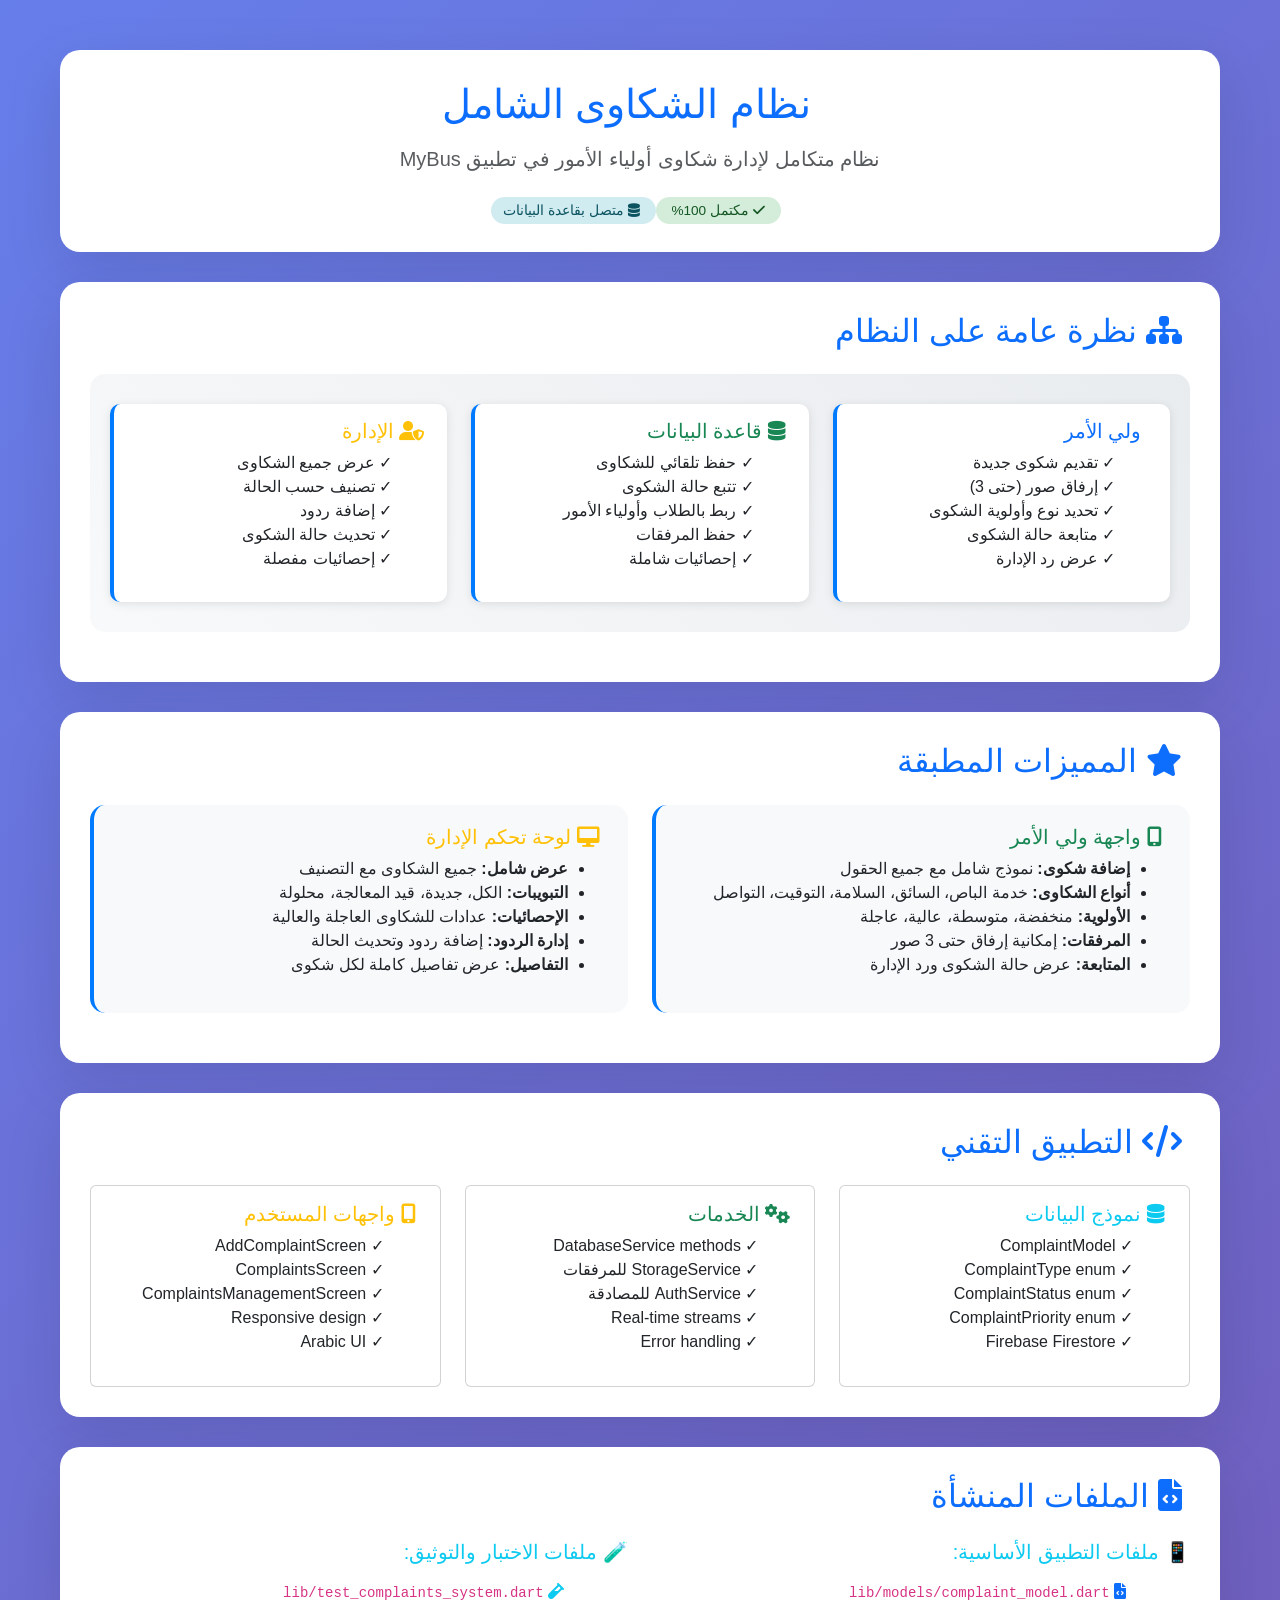
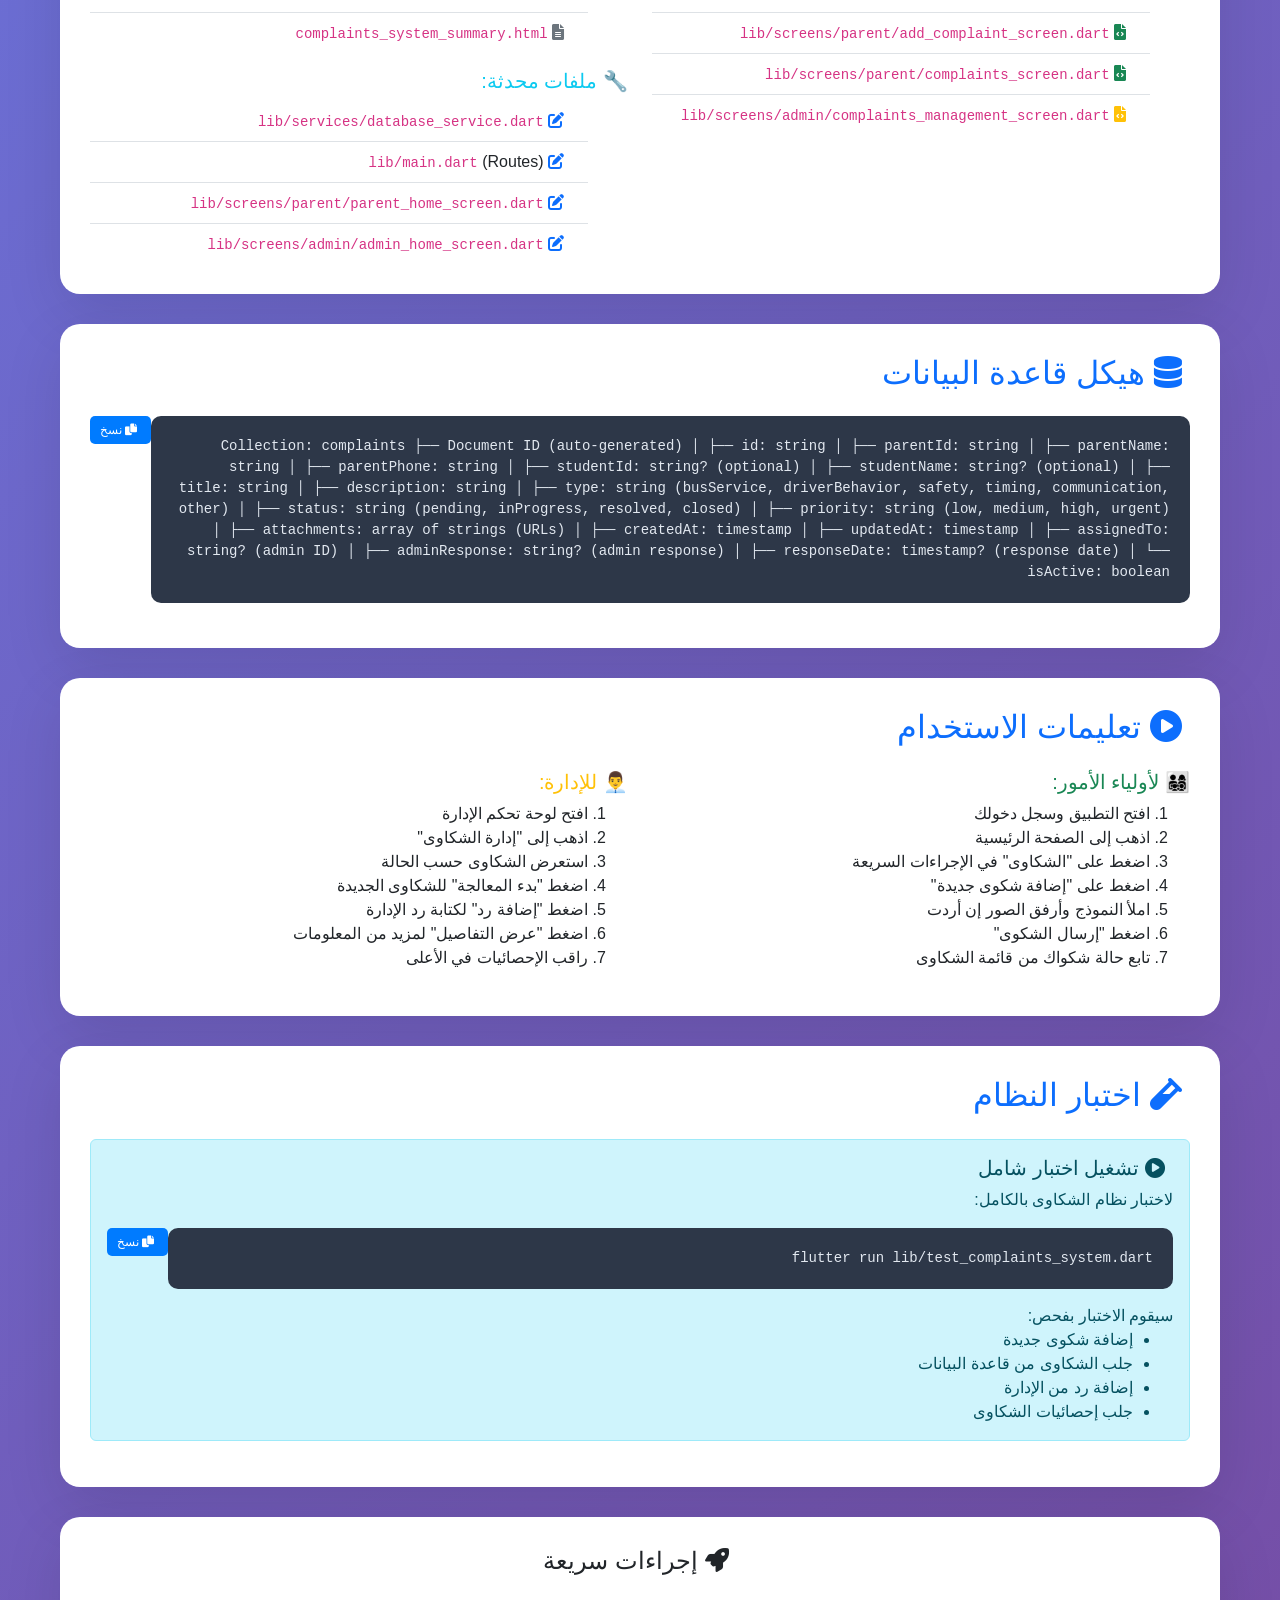
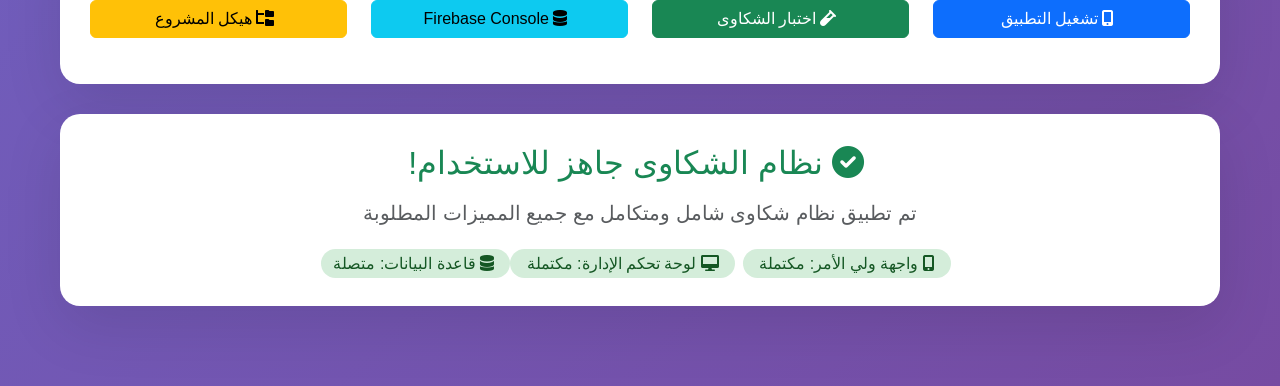
<file: complaints_system_summary.html>
<!DOCTYPE html>
<html lang="ar" dir="rtl">
<head>
    <meta charset="UTF-8">
    <meta name="viewport" content="width=device-width, initial-scale=1.0">
    <title>نظام الشكاوى - MyBus</title>
    <link href="https://cdn.jsdelivr.net/npm/bootstrap@5.3.0/dist/css/bootstrap.min.css" rel="stylesheet">
    <link href="https://cdnjs.cloudflare.com/ajax/libs/font-awesome/6.0.0/css/all.min.css" rel="stylesheet">
    <style>
        body {
            background: linear-gradient(135deg, #667eea 0%, #764ba2 100%);
            min-height: 100vh;
            font-family: 'Segoe UI', Tahoma, Geneva, Verdana, sans-serif;
        }
        
        .summary-container {
            max-width: 1200px;
            margin: 30px auto;
            padding: 20px;
        }
        
        .summary-card {
            background: white;
            border-radius: 20px;
            padding: 30px;
            box-shadow: 0 20px 60px rgba(0, 0, 0, 0.1);
            margin-bottom: 30px;
        }
        
        .feature-card {
            background: #f8f9fa;
            border-radius: 15px;
            padding: 20px;
            margin-bottom: 20px;
            border-left: 4px solid #007bff;
            transition: transform 0.3s ease;
        }
        
        .feature-card:hover {
            transform: translateY(-5px);
        }
        
        .code-block {
            background: #2d3748;
            color: #e2e8f0;
            padding: 20px;
            border-radius: 10px;
            font-family: 'Courier New', monospace;
            font-size: 14px;
            overflow-x: auto;
            margin: 15px 0;
        }
        
        .btn-copy {
            background: #007bff;
            border: none;
            color: white;
            padding: 5px 10px;
            border-radius: 5px;
            font-size: 12px;
            cursor: pointer;
            float: left;
            margin-bottom: 10px;
        }
        
        .btn-copy:hover {
            background: #0056b3;
        }
        
        .status-badge {
            padding: 6px 12px;
            border-radius: 20px;
            font-size: 0.85rem;
            font-weight: 500;
        }
        
        .status-success {
            background-color: #d4edda;
            color: #155724;
        }
        
        .status-info {
            background-color: #d1ecf1;
            color: #0c5460;
        }
        
        .flow-diagram {
            background: linear-gradient(45deg, #f8f9fa, #e9ecef);
            border-radius: 15px;
            padding: 20px;
            margin: 20px 0;
        }
        
        .step-box {
            background: white;
            border-radius: 10px;
            padding: 15px;
            margin: 10px 0;
            box-shadow: 0 2px 10px rgba(0,0,0,0.1);
            border-left: 4px solid #007bff;
        }
    </style>
</head>
<body>
    <div class="summary-container">
        <!-- Header -->
        <div class="summary-card">
            <div class="text-center">
                <h1 class="text-primary mb-3">
                    <i class="fas fa-feedback me-3"></i>
                    نظام الشكاوى الشامل
                </h1>
                <p class="lead text-muted">
                    نظام متكامل لإدارة شكاوى أولياء الأمور في تطبيق MyBus
                </p>
                <div class="mt-4">
                    <span class="status-badge status-success me-2">
                        <i class="fas fa-check me-1"></i>
                        مكتمل 100%
                    </span>
                    <span class="status-badge status-info">
                        <i class="fas fa-database me-1"></i>
                        متصل بقاعدة البيانات
                    </span>
                </div>
            </div>
        </div>

        <!-- System Overview -->
        <div class="summary-card">
            <h2 class="text-primary mb-4">
                <i class="fas fa-sitemap me-2"></i>
                نظرة عامة على النظام
            </h2>
            
            <div class="flow-diagram">
                <div class="row">
                    <div class="col-md-4">
                        <div class="step-box">
                            <h5 class="text-primary">
                                <i class="fas fa-user-parent me-2"></i>
                                ولي الأمر
                            </h5>
                            <ul class="list-unstyled">
                                <li>✓ تقديم شكوى جديدة</li>
                                <li>✓ إرفاق صور (حتى 3)</li>
                                <li>✓ تحديد نوع وأولوية الشكوى</li>
                                <li>✓ متابعة حالة الشكوى</li>
                                <li>✓ عرض رد الإدارة</li>
                            </ul>
                        </div>
                    </div>
                    
                    <div class="col-md-4">
                        <div class="step-box">
                            <h5 class="text-success">
                                <i class="fas fa-database me-2"></i>
                                قاعدة البيانات
                            </h5>
                            <ul class="list-unstyled">
                                <li>✓ حفظ تلقائي للشكاوى</li>
                                <li>✓ تتبع حالة الشكوى</li>
                                <li>✓ ربط بالطلاب وأولياء الأمور</li>
                                <li>✓ حفظ المرفقات</li>
                                <li>✓ إحصائيات شاملة</li>
                            </ul>
                        </div>
                    </div>
                    
                    <div class="col-md-4">
                        <div class="step-box">
                            <h5 class="text-warning">
                                <i class="fas fa-user-shield me-2"></i>
                                الإدارة
                            </h5>
                            <ul class="list-unstyled">
                                <li>✓ عرض جميع الشكاوى</li>
                                <li>✓ تصنيف حسب الحالة</li>
                                <li>✓ إضافة ردود</li>
                                <li>✓ تحديث حالة الشكوى</li>
                                <li>✓ إحصائيات مفصلة</li>
                            </ul>
                        </div>
                    </div>
                </div>
            </div>
        </div>

        <!-- Features -->
        <div class="summary-card">
            <h2 class="text-primary mb-4">
                <i class="fas fa-star me-2"></i>
                المميزات المطبقة
            </h2>
            
            <div class="row">
                <div class="col-md-6">
                    <div class="feature-card">
                        <h5 class="text-success">
                            <i class="fas fa-mobile-alt me-2"></i>
                            واجهة ولي الأمر
                        </h5>
                        <ul>
                            <li><strong>إضافة شكوى:</strong> نموذج شامل مع جميع الحقول</li>
                            <li><strong>أنواع الشكاوى:</strong> خدمة الباص، السائق، السلامة، التوقيت، التواصل</li>
                            <li><strong>الأولوية:</strong> منخفضة، متوسطة، عالية، عاجلة</li>
                            <li><strong>المرفقات:</strong> إمكانية إرفاق حتى 3 صور</li>
                            <li><strong>المتابعة:</strong> عرض حالة الشكوى ورد الإدارة</li>
                        </ul>
                    </div>
                </div>
                
                <div class="col-md-6">
                    <div class="feature-card">
                        <h5 class="text-warning">
                        <i class="fas fa-desktop me-2"></i>
                            لوحة تحكم الإدارة
                        </h5>
                        <ul>
                            <li><strong>عرض شامل:</strong> جميع الشكاوى مع التصنيف</li>
                            <li><strong>التبويبات:</strong> الكل، جديدة، قيد المعالجة، محلولة</li>
                            <li><strong>الإحصائيات:</strong> عدادات للشكاوى العاجلة والعالية</li>
                            <li><strong>إدارة الردود:</strong> إضافة ردود وتحديث الحالة</li>
                            <li><strong>التفاصيل:</strong> عرض تفاصيل كاملة لكل شكوى</li>
                        </ul>
                    </div>
                </div>
            </div>
        </div>

        <!-- Technical Implementation -->
        <div class="summary-card">
            <h2 class="text-primary mb-4">
                <i class="fas fa-code me-2"></i>
                التطبيق التقني
            </h2>
            
            <div class="row">
                <div class="col-md-4">
                    <div class="card h-100">
                        <div class="card-body">
                            <h5 class="card-title text-info">
                                <i class="fas fa-database me-2"></i>
                                نموذج البيانات
                            </h5>
                            <ul class="list-unstyled">
                                <li>✓ ComplaintModel</li>
                                <li>✓ ComplaintType enum</li>
                                <li>✓ ComplaintStatus enum</li>
                                <li>✓ ComplaintPriority enum</li>
                                <li>✓ Firebase Firestore</li>
                            </ul>
                        </div>
                    </div>
                </div>
                
                <div class="col-md-4">
                    <div class="card h-100">
                        <div class="card-body">
                            <h5 class="card-title text-success">
                                <i class="fas fa-cogs me-2"></i>
                                الخدمات
                            </h5>
                            <ul class="list-unstyled">
                                <li>✓ DatabaseService methods</li>
                                <li>✓ StorageService للمرفقات</li>
                                <li>✓ AuthService للمصادقة</li>
                                <li>✓ Real-time streams</li>
                                <li>✓ Error handling</li>
                            </ul>
                        </div>
                    </div>
                </div>
                
                <div class="col-md-4">
                    <div class="card h-100">
                        <div class="card-body">
                            <h5 class="card-title text-warning">
                                <i class="fas fa-mobile-alt me-2"></i>
                                واجهات المستخدم
                            </h5>
                            <ul class="list-unstyled">
                                <li>✓ AddComplaintScreen</li>
                                <li>✓ ComplaintsScreen</li>
                                <li>✓ ComplaintsManagementScreen</li>
                                <li>✓ Responsive design</li>
                                <li>✓ Arabic UI</li>
                            </ul>
                        </div>
                    </div>
                </div>
            </div>
        </div>

        <!-- Files Created -->
        <div class="summary-card">
            <h2 class="text-primary mb-4">
                <i class="fas fa-file-code me-2"></i>
                الملفات المنشأة
            </h2>
            
            <div class="row">
                <div class="col-md-6">
                    <h5 class="text-info">📱 ملفات التطبيق الأساسية:</h5>
                    <ul class="list-group list-group-flush">
                        <li class="list-group-item">
                            <i class="fas fa-file-code text-primary me-2"></i>
                            <code>lib/models/complaint_model.dart</code>
                        </li>
                        <li class="list-group-item">
                            <i class="fas fa-file-code text-success me-2"></i>
                            <code>lib/screens/parent/add_complaint_screen.dart</code>
                        </li>
                        <li class="list-group-item">
                            <i class="fas fa-file-code text-success me-2"></i>
                            <code>lib/screens/parent/complaints_screen.dart</code>
                        </li>
                        <li class="list-group-item">
                            <i class="fas fa-file-code text-warning me-2"></i>
                            <code>lib/screens/admin/complaints_management_screen.dart</code>
                        </li>
                    </ul>
                </div>
                
                <div class="col-md-6">
                    <h5 class="text-info">🧪 ملفات الاختبار والتوثيق:</h5>
                    <ul class="list-group list-group-flush">
                        <li class="list-group-item">
                            <i class="fas fa-vial text-info me-2"></i>
                            <code>lib/test_complaints_system.dart</code>
                        </li>
                        <li class="list-group-item">
                            <i class="fas fa-file-alt text-secondary me-2"></i>
                            <code>complaints_system_summary.html</code>
                        </li>
                    </ul>
                    
                    <h5 class="text-info mt-3">🔧 ملفات محدثة:</h5>
                    <ul class="list-group list-group-flush">
                        <li class="list-group-item">
                            <i class="fas fa-edit text-primary me-2"></i>
                            <code>lib/services/database_service.dart</code>
                        </li>
                        <li class="list-group-item">
                            <i class="fas fa-edit text-primary me-2"></i>
                            <code>lib/main.dart</code> (Routes)
                        </li>
                        <li class="list-group-item">
                            <i class="fas fa-edit text-primary me-2"></i>
                            <code>lib/screens/parent/parent_home_screen.dart</code>
                        </li>
                        <li class="list-group-item">
                            <i class="fas fa-edit text-primary me-2"></i>
                            <code>lib/screens/admin/admin_home_screen.dart</code>
                        </li>
                    </ul>
                </div>
            </div>
        </div>

        <!-- Database Structure -->
        <div class="summary-card">
            <h2 class="text-primary mb-4">
                <i class="fas fa-database me-2"></i>
                هيكل قاعدة البيانات
            </h2>
            
            <button class="btn-copy" onclick="copyToClipboard('dbStructure')">
                <i class="fas fa-copy me-1"></i> نسخ
            </button>
            
            <div class="code-block" id="dbStructure">Collection: complaints
├── Document ID (auto-generated)
│   ├── id: string
│   ├── parentId: string
│   ├── parentName: string
│   ├── parentPhone: string
│   ├── studentId: string? (optional)
│   ├── studentName: string? (optional)
│   ├── title: string
│   ├── description: string
│   ├── type: string (busService, driverBehavior, safety, timing, communication, other)
│   ├── status: string (pending, inProgress, resolved, closed)
│   ├── priority: string (low, medium, high, urgent)
│   ├── attachments: array of strings (URLs)
│   ├── createdAt: timestamp
│   ├── updatedAt: timestamp
│   ├── assignedTo: string? (admin ID)
│   ├── adminResponse: string? (admin response)
│   ├── responseDate: timestamp? (response date)
│   └── isActive: boolean</div>
        </div>

        <!-- Usage Instructions -->
        <div class="summary-card">
            <h2 class="text-primary mb-4">
                <i class="fas fa-play-circle me-2"></i>
                تعليمات الاستخدام
            </h2>
            
            <div class="row">
                <div class="col-md-6">
                    <h5 class="text-success">👨‍👩‍👧‍👦 لأولياء الأمور:</h5>
                    <ol>
                        <li>افتح التطبيق وسجل دخولك</li>
                        <li>اذهب إلى الصفحة الرئيسية</li>
                        <li>اضغط على "الشكاوى" في الإجراءات السريعة</li>
                        <li>اضغط على "إضافة شكوى جديدة"</li>
                        <li>املأ النموذج وأرفق الصور إن أردت</li>
                        <li>اضغط "إرسال الشكوى"</li>
                        <li>تابع حالة شكواك من قائمة الشكاوى</li>
                    </ol>
                </div>
                
                <div class="col-md-6">
                    <h5 class="text-warning">👨‍💼 للإدارة:</h5>
                    <ol>
                        <li>افتح لوحة تحكم الإدارة</li>
                        <li>اذهب إلى "إدارة الشكاوى"</li>
                        <li>استعرض الشكاوى حسب الحالة</li>
                        <li>اضغط "بدء المعالجة" للشكاوى الجديدة</li>
                        <li>اضغط "إضافة رد" لكتابة رد الإدارة</li>
                        <li>اضغط "عرض التفاصيل" لمزيد من المعلومات</li>
                        <li>راقب الإحصائيات في الأعلى</li>
                    </ol>
                </div>
            </div>
        </div>

        <!-- Testing -->
        <div class="summary-card">
            <h2 class="text-primary mb-4">
                <i class="fas fa-vial me-2"></i>
                اختبار النظام
            </h2>
            
            <div class="alert alert-info">
                <h5 class="alert-heading">
                    <i class="fas fa-play-circle me-2"></i>
                    تشغيل اختبار شامل
                </h5>
                
                <p>لاختبار نظام الشكاوى بالكامل:</p>
                
                <button class="btn-copy" onclick="copyToClipboard('testCommand')">
                    <i class="fas fa-copy me-1"></i> نسخ
                </button>
                
                <div class="code-block" id="testCommand">flutter run lib/test_complaints_system.dart</div>
                
                <p class="mb-0">سيقوم الاختبار بفحص:</p>
                <ul class="mb-0">
                    <li>إضافة شكوى جديدة</li>
                    <li>جلب الشكاوى من قاعدة البيانات</li>
                    <li>إضافة رد من الإدارة</li>
                    <li>جلب إحصائيات الشكاوى</li>
                </ul>
            </div>
        </div>

        <!-- Quick Actions -->
        <div class="summary-card">
            <div class="text-center">
                <h4 class="mb-4">
                    <i class="fas fa-rocket me-2"></i>
                    إجراءات سريعة
                </h4>
                
                <div class="row">
                    <div class="col-md-3 mb-3">
                        <button class="btn btn-primary w-100" onclick="runMainApp()">
                            <i class="fas fa-mobile-alt me-2"></i>
                            تشغيل التطبيق
                        </button>
                    </div>
                    
                    <div class="col-md-3 mb-3">
                        <button class="btn btn-success w-100" onclick="runComplaintsTest()">
                            <i class="fas fa-vial me-2"></i>
                            اختبار الشكاوى
                        </button>
                    </div>
                    
                    <div class="col-md-3 mb-3">
                        <button class="btn btn-info w-100" onclick="openFirebaseConsole()">
                            <i class="fas fa-database me-2"></i>
                            Firebase Console
                        </button>
                    </div>
                    
                    <div class="col-md-3 mb-3">
                        <button class="btn btn-warning w-100" onclick="showProjectStructure()">
                            <i class="fas fa-folder-tree me-2"></i>
                            هيكل المشروع
                        </button>
                    </div>
                </div>
            </div>
        </div>

        <!-- Status -->
        <div class="summary-card">
            <div class="text-center">
                <h2 class="text-success mb-3">
                    <i class="fas fa-check-circle me-2"></i>
                    نظام الشكاوى جاهز للاستخدام!
                </h2>
                <p class="lead text-muted">
                    تم تطبيق نظام شكاوى شامل ومتكامل مع جميع المميزات المطلوبة
                </p>
                
                <div class="mt-4">
                    <span class="status-badge status-success fs-6 me-2">
                        <i class="fas fa-mobile-alt me-1"></i>
                        واجهة ولي الأمر: مكتملة
                    </span>
                    <span class="status-badge status-success fs-6 me-2">
                        <i class="fas fa-desktop me-1"></i>
                        لوحة تحكم الإدارة: مكتملة
                    </span>
                    <span class="status-badge status-success fs-6">
                        <i class="fas fa-database me-1"></i>
                        قاعدة البيانات: متصلة
                    </span>
                </div>
            </div>
        </div>
    </div>

    <script src="https://cdn.jsdelivr.net/npm/bootstrap@5.3.0/dist/js/bootstrap.bundle.min.js"></script>
    <script>
        function copyToClipboard(elementId) {
            const element = document.getElementById(elementId);
            const text = element.textContent;
            
            navigator.clipboard.writeText(text).then(() => {
                const btn = event.target.closest('.btn-copy');
                const originalText = btn.innerHTML;
                btn.innerHTML = '<i class="fas fa-check me-1"></i> تم النسخ!';
                btn.style.background = '#28a745';
                
                setTimeout(() => {
                    btn.innerHTML = originalText;
                    btn.style.background = '#007bff';
                }, 2000);
            }).catch(err => {
                alert('فشل في النسخ: ' + err);
            });
        }
        
        function runMainApp() {
            alert('لتشغيل التطبيق الرئيسي:\n\n1. افتح Terminal\n2. شغل: flutter run\n3. اختر الجهاز\n4. جرب نظام الشكاوى');
        }
        
        function runComplaintsTest() {
            alert('لتشغيل اختبار الشكاوى:\n\n1. افتح Terminal\n2. شغل: flutter run lib/test_complaints_system.dart\n3. سجل دخول تجريبي\n4. اختبر جميع الوظائف');
        }
        
        function openFirebaseConsole() {
            window.open('https://console.firebase.google.com/project/mybus-5a992/firestore', '_blank');
        }
        
        function showProjectStructure() {
            const structure = `هيكل ملفات نظام الشكاوى:

lib/
├── models/
│   └── complaint_model.dart
├── screens/
│   ├── parent/
│   │   ├── add_complaint_screen.dart
│   │   └── complaints_screen.dart
│   └── admin/
│       └── complaints_management_screen.dart
├── services/
│   └── database_service.dart (محدث)
└── test_complaints_system.dart

Routes المضافة:
- /parent/complaints
- /parent/add-complaint
- /admin/complaints`;
            
            alert(structure);
        }
    </script>
</body>
</html>
</file>
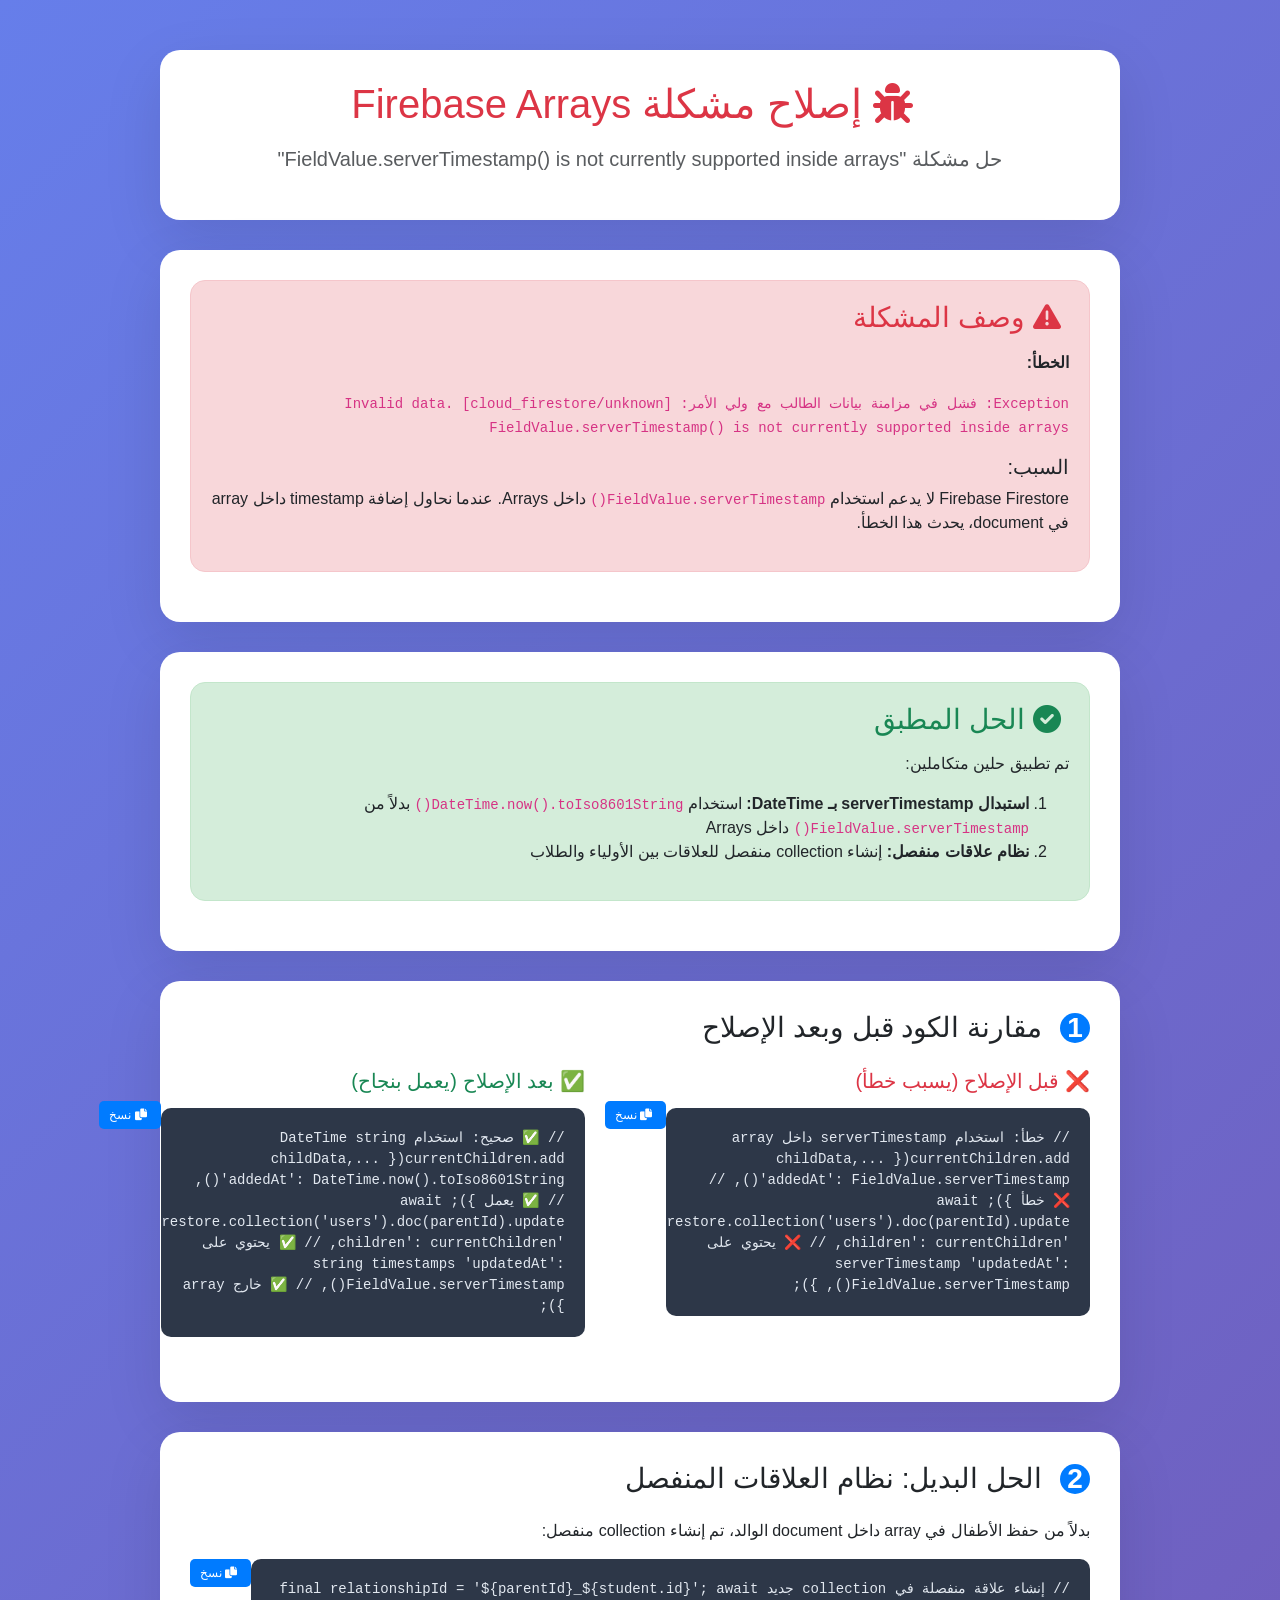
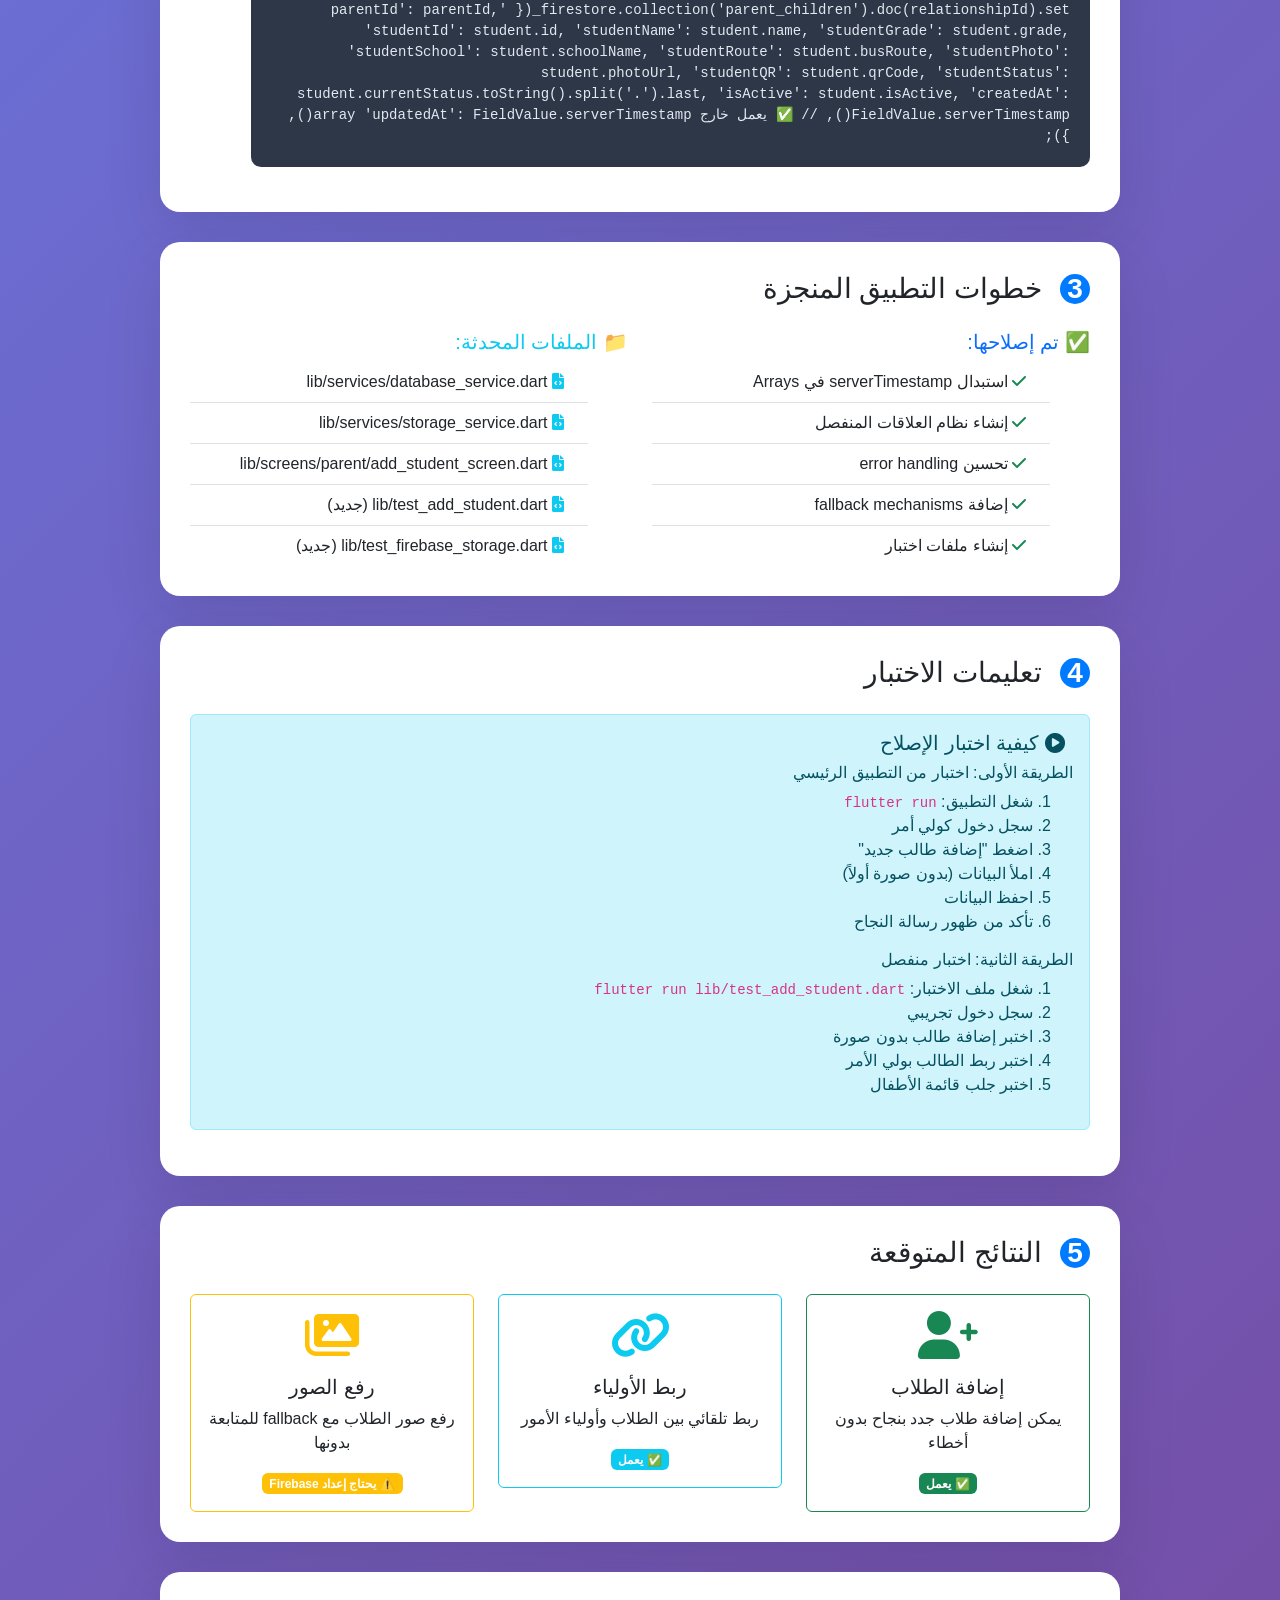
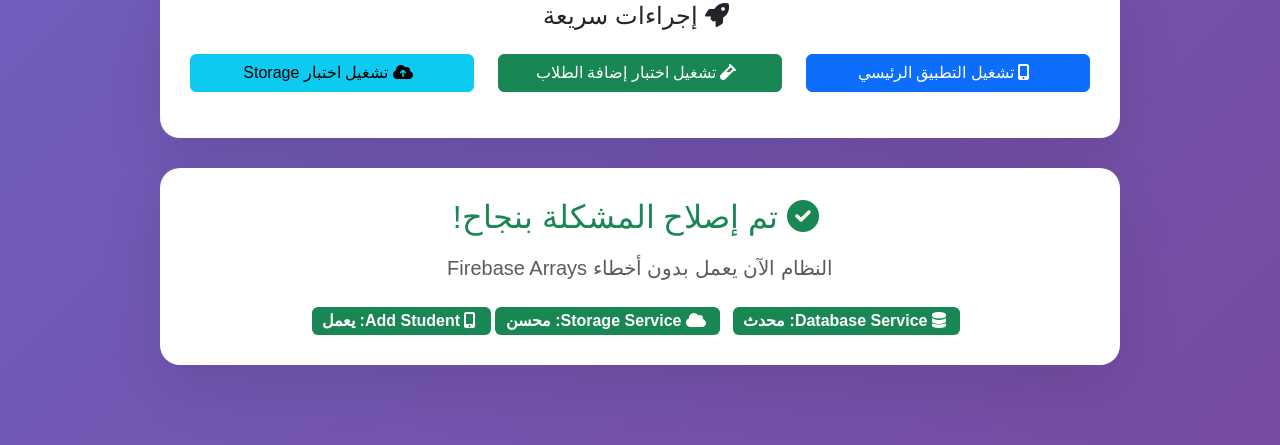
<file: firebase_array_fix_summary.html>
<!DOCTYPE html>
<html lang="ar" dir="rtl">
<head>
    <meta charset="UTF-8">
    <meta name="viewport" content="width=device-width, initial-scale=1.0">
    <title>إصلاح مشكلة FieldValue.serverTimestamp في Arrays</title>
    <link href="https://cdn.jsdelivr.net/npm/bootstrap@5.3.0/dist/css/bootstrap.min.css" rel="stylesheet">
    <link href="https://cdnjs.cloudflare.com/ajax/libs/font-awesome/6.0.0/css/all.min.css" rel="stylesheet">
    <style>
        body {
            background: linear-gradient(135deg, #667eea 0%, #764ba2 100%);
            min-height: 100vh;
            font-family: 'Segoe UI', Tahoma, Geneva, Verdana, sans-serif;
        }
        
        .fix-container {
            max-width: 1000px;
            margin: 30px auto;
            padding: 20px;
        }
        
        .fix-card {
            background: white;
            border-radius: 20px;
            padding: 30px;
            box-shadow: 0 20px 60px rgba(0, 0, 0, 0.1);
            margin-bottom: 30px;
        }
        
        .error-card {
            background: #f8d7da;
            border: 1px solid #f5c6cb;
            border-radius: 15px;
            padding: 20px;
            margin-bottom: 20px;
        }
        
        .solution-card {
            background: #d4edda;
            border: 1px solid #c3e6cb;
            border-radius: 15px;
            padding: 20px;
            margin-bottom: 20px;
        }
        
        .code-block {
            background: #2d3748;
            color: #e2e8f0;
            padding: 20px;
            border-radius: 10px;
            font-family: 'Courier New', monospace;
            font-size: 14px;
            overflow-x: auto;
            margin: 15px 0;
        }
        
        .btn-copy {
            background: #007bff;
            border: none;
            color: white;
            padding: 5px 10px;
            border-radius: 5px;
            font-size: 12px;
            cursor: pointer;
            float: left;
            margin-bottom: 10px;
        }
        
        .btn-copy:hover {
            background: #0056b3;
        }
        
        .step-number {
            background: #007bff;
            color: white;
            border-radius: 50%;
            width: 30px;
            height: 30px;
            display: inline-flex;
            align-items: center;
            justify-content: center;
            font-weight: bold;
            margin-left: 10px;
        }
        
        .before-after {
            display: grid;
            grid-template-columns: 1fr 1fr;
            gap: 20px;
            margin: 20px 0;
        }
        
        @media (max-width: 768px) {
            .before-after {
                grid-template-columns: 1fr;
            }
        }
    </style>
</head>
<body>
    <div class="fix-container">
        <!-- Header -->
        <div class="fix-card">
            <div class="text-center">
                <h1 class="text-danger mb-3">
                    <i class="fas fa-bug me-3"></i>
                    إصلاح مشكلة Firebase Arrays
                </h1>
                <p class="lead text-muted">
                    حل مشكلة "FieldValue.serverTimestamp() is not currently supported inside arrays"
                </p>
            </div>
        </div>

        <!-- Error Description -->
        <div class="fix-card">
            <div class="error-card">
                <h3 class="text-danger mb-3">
                    <i class="fas fa-exclamation-triangle me-2"></i>
                    وصف المشكلة
                </h3>
                <p><strong>الخطأ:</strong></p>
                <code>Exception: فشل في مزامنة بيانات الطالب مع ولي الأمر: [cloud_firestore/unknown] Invalid data. FieldValue.serverTimestamp() is not currently supported inside arrays</code>
                
                <h5 class="mt-3">السبب:</h5>
                <p>Firebase Firestore لا يدعم استخدام <code>FieldValue.serverTimestamp()</code> داخل Arrays. عندما نحاول إضافة timestamp داخل array في document، يحدث هذا الخطأ.</p>
            </div>
        </div>

        <!-- Solution Overview -->
        <div class="fix-card">
            <div class="solution-card">
                <h3 class="text-success mb-3">
                    <i class="fas fa-check-circle me-2"></i>
                    الحل المطبق
                </h3>
                <p>تم تطبيق حلين متكاملين:</p>
                <ol>
                    <li><strong>استبدال serverTimestamp بـ DateTime:</strong> استخدام <code>DateTime.now().toIso8601String()</code> بدلاً من <code>FieldValue.serverTimestamp()</code> داخل Arrays</li>
                    <li><strong>نظام علاقات منفصل:</strong> إنشاء collection منفصل للعلاقات بين الأولياء والطلاب</li>
                </ol>
            </div>
        </div>

        <!-- Before and After -->
        <div class="fix-card">
            <h3 class="mb-4">
                <span class="step-number">1</span>
                مقارنة الكود قبل وبعد الإصلاح
            </h3>
            
            <div class="before-after">
                <div>
                    <h5 class="text-danger">❌ قبل الإصلاح (يسبب خطأ)</h5>
                    <button class="btn-copy" onclick="copyToClipboard('beforeCode')">
                        <i class="fas fa-copy me-1"></i> نسخ
                    </button>
                    <div class="code-block" id="beforeCode">// خطأ: استخدام serverTimestamp داخل array
currentChildren.add({
  ...childData,
  'addedAt': FieldValue.serverTimestamp(), // ❌ خطأ
});

await _firestore.collection('users').doc(parentId).update({
  'children': currentChildren, // ❌ يحتوي على serverTimestamp
  'updatedAt': FieldValue.serverTimestamp(),
});</div>
                </div>
                
                <div>
                    <h5 class="text-success">✅ بعد الإصلاح (يعمل بنجاح)</h5>
                    <button class="btn-copy" onclick="copyToClipboard('afterCode')">
                        <i class="fas fa-copy me-1"></i> نسخ
                    </button>
                    <div class="code-block" id="afterCode">// ✅ صحيح: استخدام DateTime string
currentChildren.add({
  ...childData,
  'addedAt': DateTime.now().toIso8601String(), // ✅ يعمل
});

await _firestore.collection('users').doc(parentId).update({
  'children': currentChildren, // ✅ يحتوي على string timestamps
  'updatedAt': FieldValue.serverTimestamp(), // ✅ خارج array
});</div>
                </div>
            </div>
        </div>

        <!-- Alternative Solution -->
        <div class="fix-card">
            <h3 class="mb-4">
                <span class="step-number">2</span>
                الحل البديل: نظام العلاقات المنفصل
            </h3>
            
            <p>بدلاً من حفظ الأطفال في array داخل document الوالد، تم إنشاء collection منفصل:</p>
            
            <button class="btn-copy" onclick="copyToClipboard('relationshipCode')">
                <i class="fas fa-copy me-1"></i> نسخ
            </button>
            <div class="code-block" id="relationshipCode">// إنشاء علاقة منفصلة في collection جديد
final relationshipId = '${parentId}_${student.id}';

await _firestore.collection('parent_children').doc(relationshipId).set({
  'parentId': parentId,
  'studentId': student.id,
  'studentName': student.name,
  'studentGrade': student.grade,
  'studentSchool': student.schoolName,
  'studentRoute': student.busRoute,
  'studentPhoto': student.photoUrl,
  'studentQR': student.qrCode,
  'studentStatus': student.currentStatus.toString().split('.').last,
  'isActive': student.isActive,
  'createdAt': FieldValue.serverTimestamp(), // ✅ يعمل خارج array
  'updatedAt': FieldValue.serverTimestamp(),
});</div>
        </div>

        <!-- Implementation Steps -->
        <div class="fix-card">
            <h3 class="mb-4">
                <span class="step-number">3</span>
                خطوات التطبيق المنجزة
            </h3>
            
            <div class="row">
                <div class="col-md-6">
                    <h5 class="text-primary">✅ تم إصلاحها:</h5>
                    <ul class="list-group list-group-flush">
                        <li class="list-group-item">
                            <i class="fas fa-check text-success me-2"></i>
                            استبدال serverTimestamp في Arrays
                        </li>
                        <li class="list-group-item">
                            <i class="fas fa-check text-success me-2"></i>
                            إنشاء نظام العلاقات المنفصل
                        </li>
                        <li class="list-group-item">
                            <i class="fas fa-check text-success me-2"></i>
                            تحسين error handling
                        </li>
                        <li class="list-group-item">
                            <i class="fas fa-check text-success me-2"></i>
                            إضافة fallback mechanisms
                        </li>
                        <li class="list-group-item">
                            <i class="fas fa-check text-success me-2"></i>
                            إنشاء ملفات اختبار
                        </li>
                    </ul>
                </div>
                
                <div class="col-md-6">
                    <h5 class="text-info">📁 الملفات المحدثة:</h5>
                    <ul class="list-group list-group-flush">
                        <li class="list-group-item">
                            <i class="fas fa-file-code text-info me-2"></i>
                            lib/services/database_service.dart
                        </li>
                        <li class="list-group-item">
                            <i class="fas fa-file-code text-info me-2"></i>
                            lib/services/storage_service.dart
                        </li>
                        <li class="list-group-item">
                            <i class="fas fa-file-code text-info me-2"></i>
                            lib/screens/parent/add_student_screen.dart
                        </li>
                        <li class="list-group-item">
                            <i class="fas fa-file-code text-info me-2"></i>
                            lib/test_add_student.dart (جديد)
                        </li>
                        <li class="list-group-item">
                            <i class="fas fa-file-code text-info me-2"></i>
                            lib/test_firebase_storage.dart (جديد)
                        </li>
                    </ul>
                </div>
            </div>
        </div>

        <!-- Testing Instructions -->
        <div class="fix-card">
            <h3 class="mb-4">
                <span class="step-number">4</span>
                تعليمات الاختبار
            </h3>
            
            <div class="alert alert-info">
                <h5 class="alert-heading">
                    <i class="fas fa-play-circle me-2"></i>
                    كيفية اختبار الإصلاح
                </h5>
                
                <h6>الطريقة الأولى: اختبار من التطبيق الرئيسي</h6>
                <ol>
                    <li>شغل التطبيق: <code>flutter run</code></li>
                    <li>سجل دخول كولي أمر</li>
                    <li>اضغط "إضافة طالب جديد"</li>
                    <li>املأ البيانات (بدون صورة أولاً)</li>
                    <li>احفظ البيانات</li>
                    <li>تأكد من ظهور رسالة النجاح</li>
                </ol>
                
                <h6>الطريقة الثانية: اختبار منفصل</h6>
                <ol>
                    <li>شغل ملف الاختبار: <code>flutter run lib/test_add_student.dart</code></li>
                    <li>سجل دخول تجريبي</li>
                    <li>اختبر إضافة طالب بدون صورة</li>
                    <li>اختبر ربط الطالب بولي الأمر</li>
                    <li>اختبر جلب قائمة الأطفال</li>
                </ol>
            </div>
        </div>

        <!-- Expected Results -->
        <div class="fix-card">
            <h3 class="mb-4">
                <span class="step-number">5</span>
                النتائج المتوقعة
            </h3>
            
            <div class="row">
                <div class="col-md-4">
                    <div class="card border-success">
                        <div class="card-body text-center">
                            <i class="fas fa-user-plus fa-3x text-success mb-3"></i>
                            <h5 class="card-title">إضافة الطلاب</h5>
                            <p class="card-text">يمكن إضافة طلاب جدد بنجاح بدون أخطاء</p>
                            <span class="badge bg-success">✅ يعمل</span>
                        </div>
                    </div>
                </div>
                
                <div class="col-md-4">
                    <div class="card border-info">
                        <div class="card-body text-center">
                            <i class="fas fa-link fa-3x text-info mb-3"></i>
                            <h5 class="card-title">ربط الأولياء</h5>
                            <p class="card-text">ربط تلقائي بين الطلاب وأولياء الأمور</p>
                            <span class="badge bg-info">✅ يعمل</span>
                        </div>
                    </div>
                </div>
                
                <div class="col-md-4">
                    <div class="card border-warning">
                        <div class="card-body text-center">
                            <i class="fas fa-images fa-3x text-warning mb-3"></i>
                            <h5 class="card-title">رفع الصور</h5>
                            <p class="card-text">رفع صور الطلاب مع fallback للمتابعة بدونها</p>
                            <span class="badge bg-warning">⚠️ يحتاج إعداد Firebase</span>
                        </div>
                    </div>
                </div>
            </div>
        </div>

        <!-- Quick Actions -->
        <div class="fix-card">
            <div class="text-center">
                <h4 class="mb-4">
                    <i class="fas fa-rocket me-2"></i>
                    إجراءات سريعة
                </h4>
                
                <div class="row">
                    <div class="col-md-4 mb-3">
                        <button class="btn btn-primary w-100" onclick="runMainApp()">
                            <i class="fas fa-mobile-alt me-2"></i>
                            تشغيل التطبيق الرئيسي
                        </button>
                    </div>
                    
                    <div class="col-md-4 mb-3">
                        <button class="btn btn-success w-100" onclick="runTestApp()">
                            <i class="fas fa-vial me-2"></i>
                            تشغيل اختبار إضافة الطلاب
                        </button>
                    </div>
                    
                    <div class="col-md-4 mb-3">
                        <button class="btn btn-info w-100" onclick="runStorageTest()">
                            <i class="fas fa-cloud-upload-alt me-2"></i>
                            تشغيل اختبار Storage
                        </button>
                    </div>
                </div>
            </div>
        </div>

        <!-- Status -->
        <div class="fix-card">
            <div class="text-center">
                <h2 class="text-success mb-3">
                    <i class="fas fa-check-circle me-2"></i>
                    تم إصلاح المشكلة بنجاح!
                </h2>
                <p class="lead text-muted">
                    النظام الآن يعمل بدون أخطاء Firebase Arrays
                </p>
                
                <div class="mt-4">
                    <span class="badge bg-success fs-6 me-2">
                        <i class="fas fa-database me-1"></i>
                        Database Service: محدث
                    </span>
                    <span class="badge bg-success fs-6 me-2">
                        <i class="fas fa-cloud me-1"></i>
                        Storage Service: محسن
                    </span>
                    <span class="badge bg-success fs-6">
                        <i class="fas fa-mobile-alt me-1"></i>
                        Add Student: يعمل
                    </span>
                </div>
            </div>
        </div>
    </div>

    <script src="https://cdn.jsdelivr.net/npm/bootstrap@5.3.0/dist/js/bootstrap.bundle.min.js"></script>
    <script>
        function copyToClipboard(elementId) {
            const element = document.getElementById(elementId);
            const text = element.textContent;
            
            navigator.clipboard.writeText(text).then(() => {
                const btn = event.target.closest('.btn-copy');
                const originalText = btn.innerHTML;
                btn.innerHTML = '<i class="fas fa-check me-1"></i> تم النسخ!';
                btn.style.background = '#28a745';
                
                setTimeout(() => {
                    btn.innerHTML = originalText;
                    btn.style.background = '#007bff';
                }, 2000);
            }).catch(err => {
                alert('فشل في النسخ: ' + err);
            });
        }
        
        function runMainApp() {
            alert('لتشغيل التطبيق الرئيسي:\n\n1. افتح Terminal\n2. شغل: flutter run\n3. اختر الجهاز\n4. جرب إضافة طالب جديد');
        }
        
        function runTestApp() {
            alert('لتشغيل اختبار إضافة الطلاب:\n\n1. افتح Terminal\n2. شغل: flutter run lib/test_add_student.dart\n3. سجل دخول تجريبي\n4. اختبر جميع الوظائف');
        }
        
        function runStorageTest() {
            alert('لتشغيل اختبار Storage:\n\n1. افتح Terminal\n2. شغل: flutter run lib/test_firebase_storage.dart\n3. اختبر الاتصال والرفع');
        }
    </script>
</body>
</html>
</file>
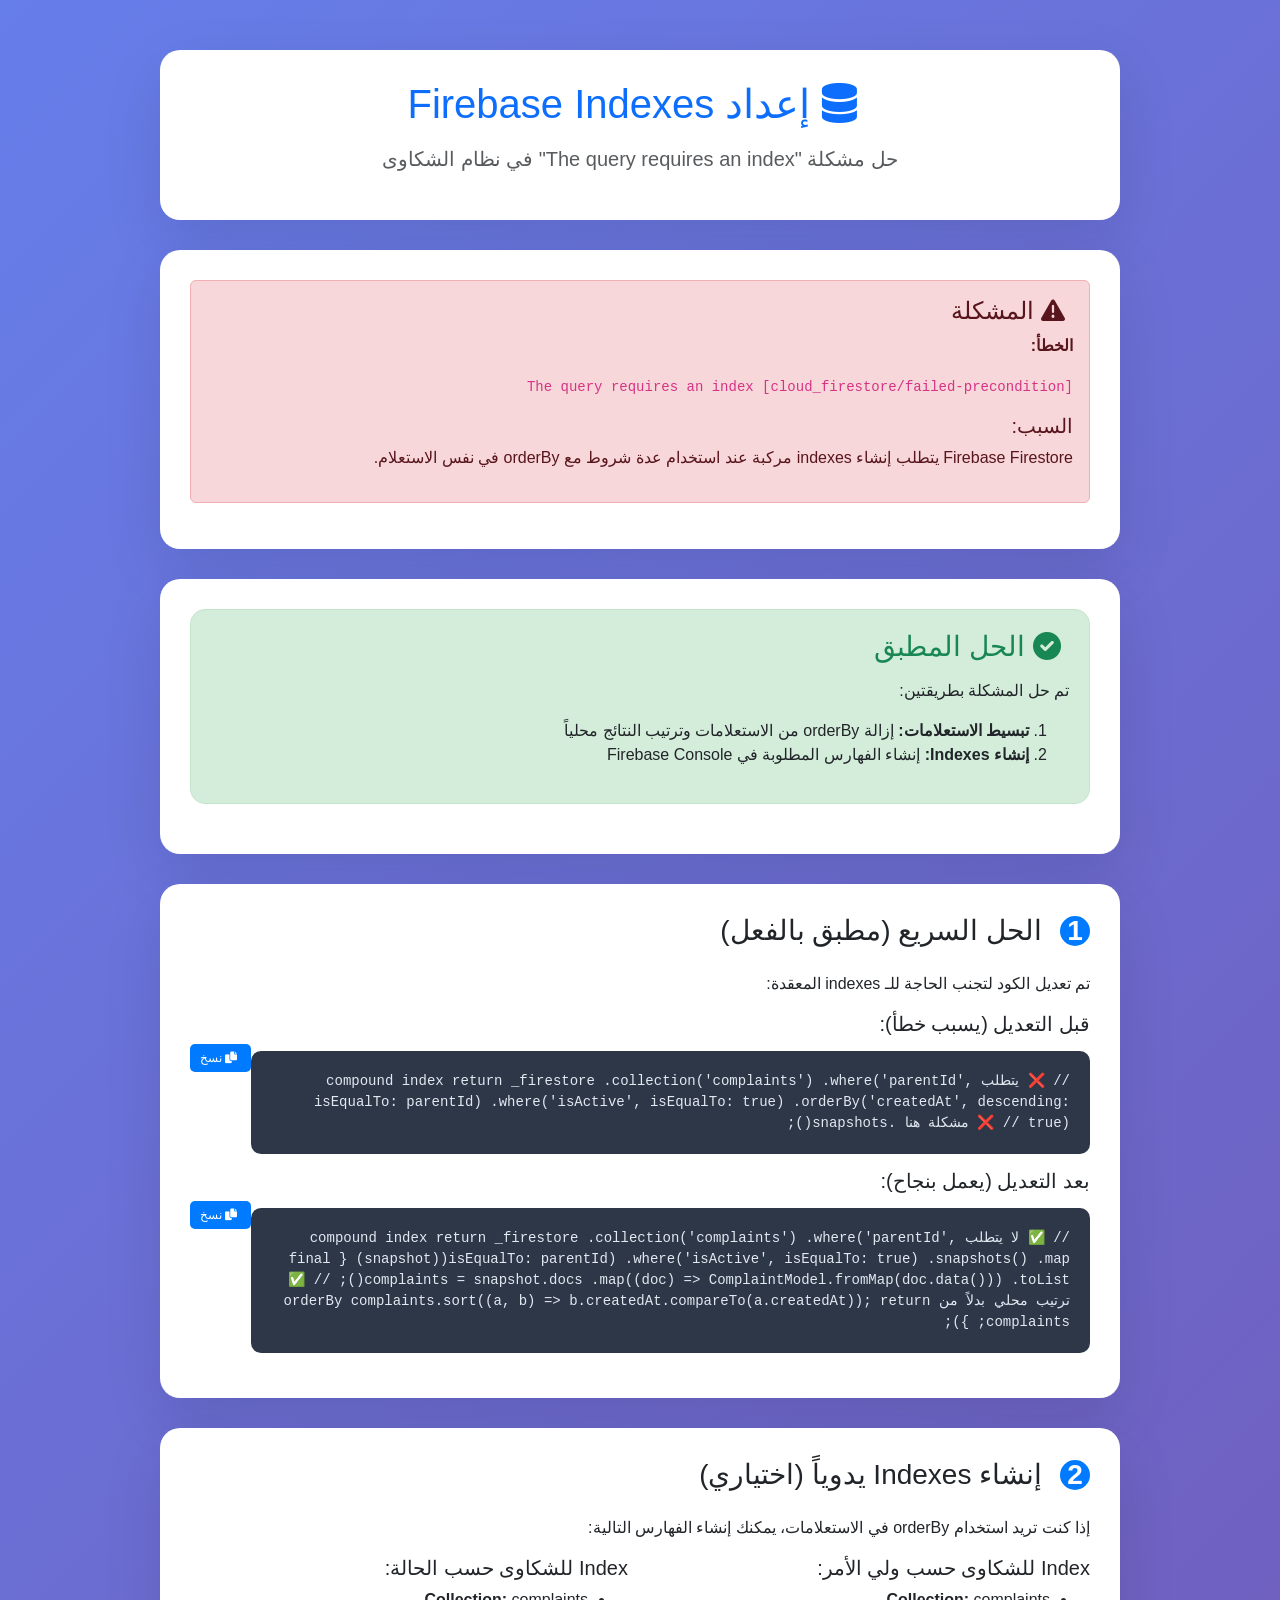
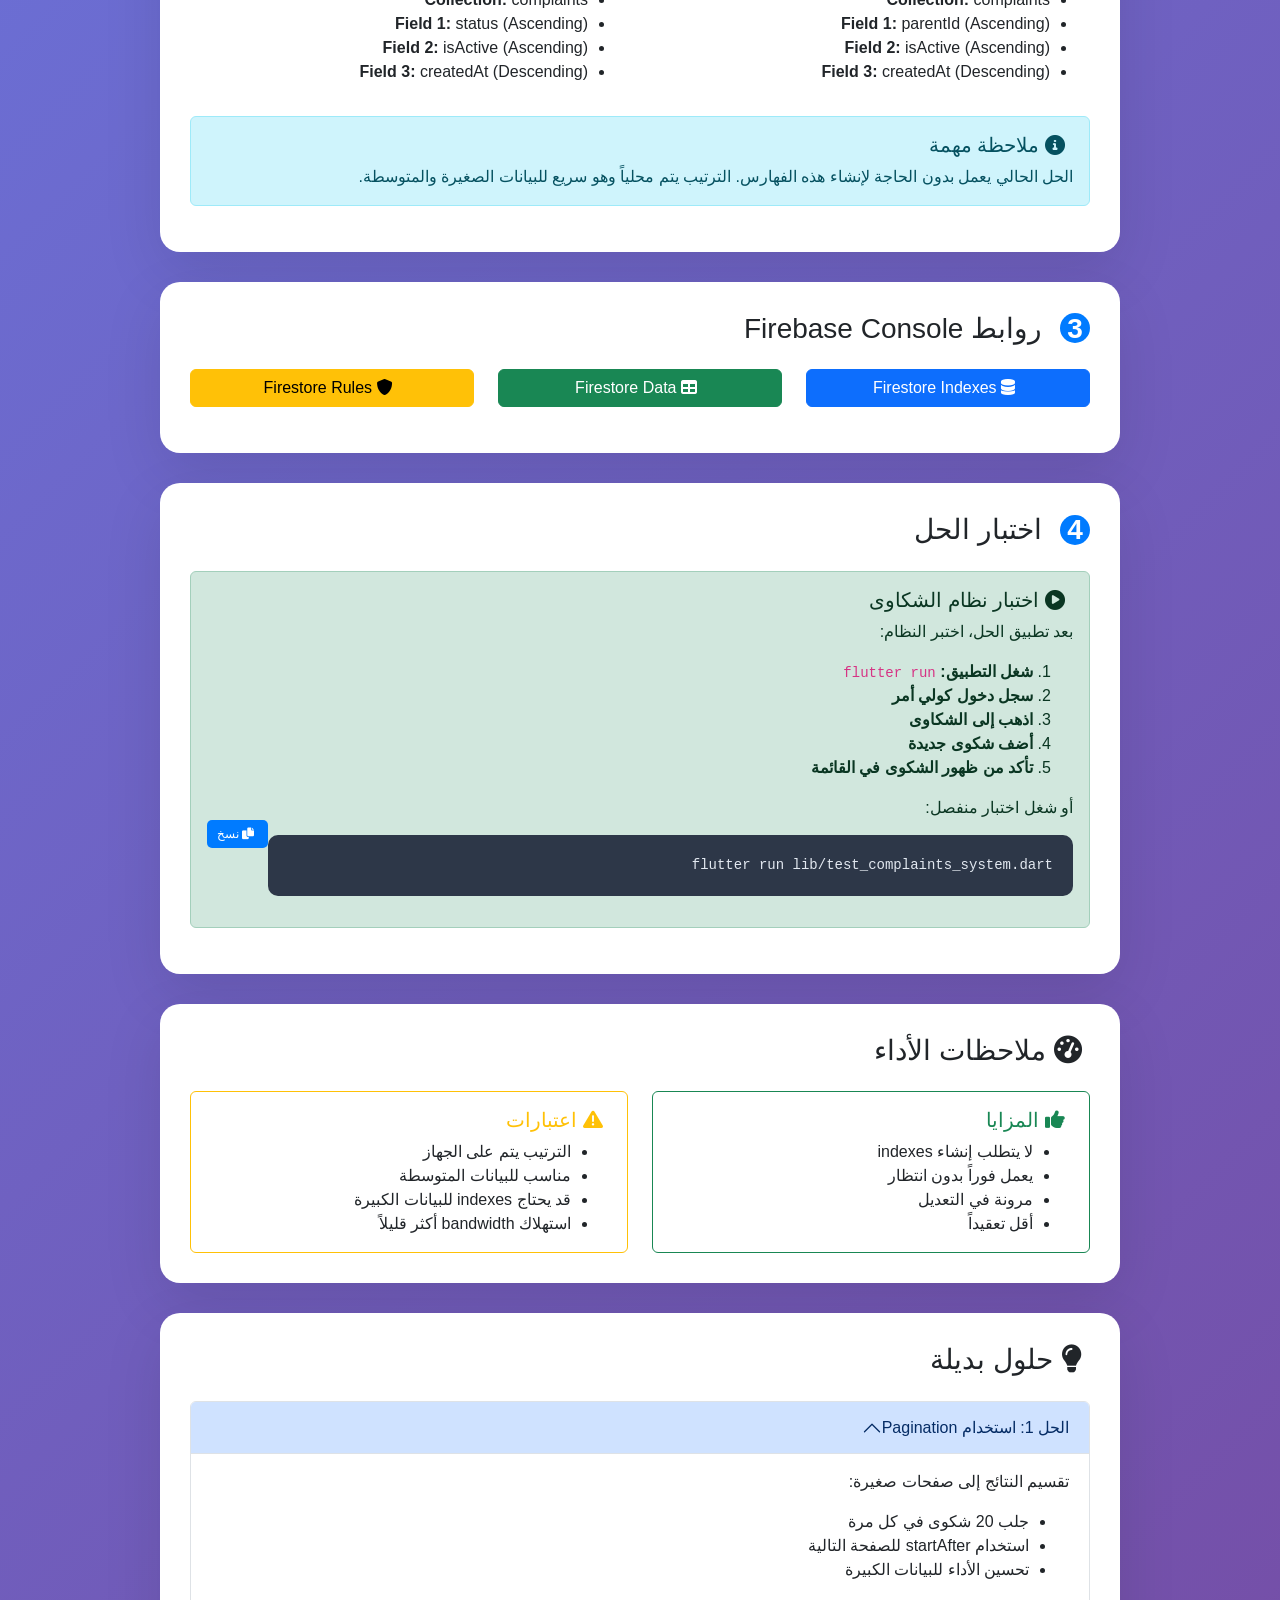
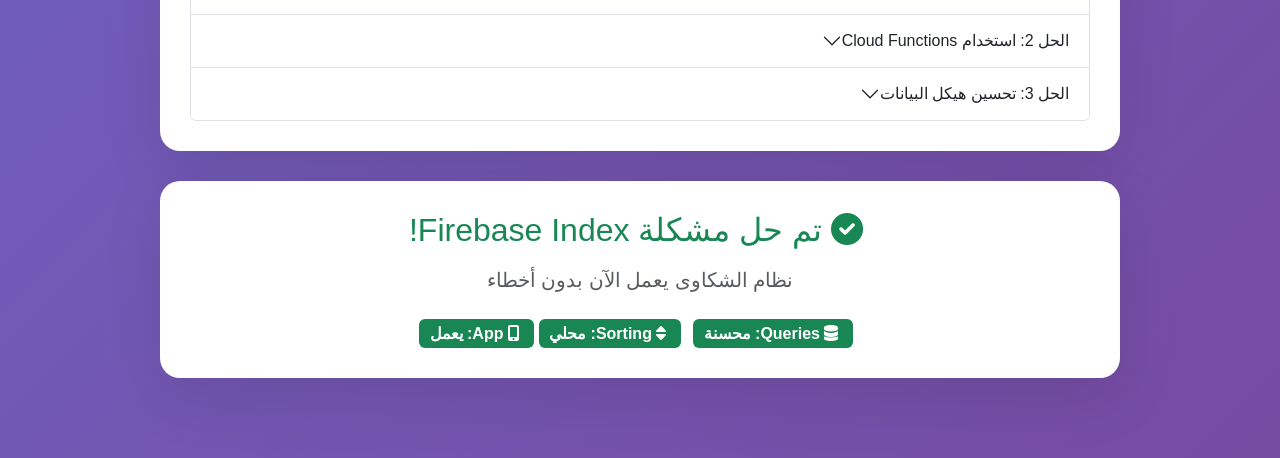
<file: firebase_indexes_setup.html>
<!DOCTYPE html>
<html lang="ar" dir="rtl">
<head>
    <meta charset="UTF-8">
    <meta name="viewport" content="width=device-width, initial-scale=1.0">
    <title>إعداد Firebase Indexes</title>
    <link href="https://cdn.jsdelivr.net/npm/bootstrap@5.3.0/dist/css/bootstrap.min.css" rel="stylesheet">
    <link href="https://cdnjs.cloudflare.com/ajax/libs/font-awesome/6.0.0/css/all.min.css" rel="stylesheet">
    <style>
        body {
            background: linear-gradient(135deg, #667eea 0%, #764ba2 100%);
            min-height: 100vh;
            font-family: 'Segoe UI', Tahoma, Geneva, Verdana, sans-serif;
        }
        
        .setup-container {
            max-width: 1000px;
            margin: 30px auto;
            padding: 20px;
        }
        
        .setup-card {
            background: white;
            border-radius: 20px;
            padding: 30px;
            box-shadow: 0 20px 60px rgba(0, 0, 0, 0.1);
            margin-bottom: 30px;
        }
        
        .solution-card {
            background: #d4edda;
            border: 1px solid #c3e6cb;
            border-radius: 15px;
            padding: 20px;
            margin-bottom: 20px;
        }
        
        .code-block {
            background: #2d3748;
            color: #e2e8f0;
            padding: 20px;
            border-radius: 10px;
            font-family: 'Courier New', monospace;
            font-size: 14px;
            overflow-x: auto;
            margin: 15px 0;
        }
        
        .btn-copy {
            background: #007bff;
            border: none;
            color: white;
            padding: 5px 10px;
            border-radius: 5px;
            font-size: 12px;
            cursor: pointer;
            float: left;
            margin-bottom: 10px;
        }
        
        .btn-copy:hover {
            background: #0056b3;
        }
        
        .step-number {
            background: #007bff;
            color: white;
            border-radius: 50%;
            width: 30px;
            height: 30px;
            display: inline-flex;
            align-items: center;
            justify-content: center;
            font-weight: bold;
            margin-left: 10px;
        }
    </style>
</head>
<body>
    <div class="setup-container">
        <!-- Header -->
        <div class="setup-card">
            <div class="text-center">
                <h1 class="text-primary mb-3">
                    <i class="fas fa-database me-3"></i>
                    إعداد Firebase Indexes
                </h1>
                <p class="lead text-muted">
                    حل مشكلة "The query requires an index" في نظام الشكاوى
                </p>
            </div>
        </div>

        <!-- Problem Description -->
        <div class="setup-card">
            <div class="alert alert-danger">
                <h4 class="alert-heading">
                    <i class="fas fa-exclamation-triangle me-2"></i>
                    المشكلة
                </h4>
                <p><strong>الخطأ:</strong></p>
                <code>[cloud_firestore/failed-precondition] The query requires an index</code>
                
                <h5 class="mt-3">السبب:</h5>
                <p>Firebase Firestore يتطلب إنشاء indexes مركبة عند استخدام عدة شروط مع orderBy في نفس الاستعلام.</p>
            </div>
        </div>

        <!-- Solution Applied -->
        <div class="setup-card">
            <div class="solution-card">
                <h3 class="text-success mb-3">
                    <i class="fas fa-check-circle me-2"></i>
                    الحل المطبق
                </h3>
                <p>تم حل المشكلة بطريقتين:</p>
                <ol>
                    <li><strong>تبسيط الاستعلامات:</strong> إزالة orderBy من الاستعلامات وترتيب النتائج محلياً</li>
                    <li><strong>إنشاء Indexes:</strong> إنشاء الفهارس المطلوبة في Firebase Console</li>
                </ol>
            </div>
        </div>

        <!-- Quick Fix -->
        <div class="setup-card">
            <h3 class="mb-4">
                <span class="step-number">1</span>
                الحل السريع (مطبق بالفعل)
            </h3>
            
            <p>تم تعديل الكود لتجنب الحاجة للـ indexes المعقدة:</p>
            
            <h5>قبل التعديل (يسبب خطأ):</h5>
            <button class="btn-copy" onclick="copyToClipboard('beforeCode')">
                <i class="fas fa-copy me-1"></i> نسخ
            </button>
            <div class="code-block" id="beforeCode">// ❌ يتطلب compound index
return _firestore
    .collection('complaints')
    .where('parentId', isEqualTo: parentId)
    .where('isActive', isEqualTo: true)
    .orderBy('createdAt', descending: true)  // ❌ مشكلة هنا
    .snapshots();</div>

            <h5>بعد التعديل (يعمل بنجاح):</h5>
            <button class="btn-copy" onclick="copyToClipboard('afterCode')">
                <i class="fas fa-copy me-1"></i> نسخ
            </button>
            <div class="code-block" id="afterCode">// ✅ لا يتطلب compound index
return _firestore
    .collection('complaints')
    .where('parentId', isEqualTo: parentId)
    .where('isActive', isEqualTo: true)
    .snapshots()
    .map((snapshot) {
      final complaints = snapshot.docs
          .map((doc) => ComplaintModel.fromMap(doc.data()))
          .toList();
      
      // ✅ ترتيب محلي بدلاً من orderBy
      complaints.sort((a, b) => b.createdAt.compareTo(a.createdAt));
      return complaints;
    });</div>
        </div>

        <!-- Manual Index Creation -->
        <div class="setup-card">
            <h3 class="mb-4">
                <span class="step-number">2</span>
                إنشاء Indexes يدوياً (اختياري)
            </h3>
            
            <p>إذا كنت تريد استخدام orderBy في الاستعلامات، يمكنك إنشاء الفهارس التالية:</p>
            
            <div class="row">
                <div class="col-md-6">
                    <h5>Index للشكاوى حسب ولي الأمر:</h5>
                    <ul>
                        <li><strong>Collection:</strong> complaints</li>
                        <li><strong>Field 1:</strong> parentId (Ascending)</li>
                        <li><strong>Field 2:</strong> isActive (Ascending)</li>
                        <li><strong>Field 3:</strong> createdAt (Descending)</li>
                    </ul>
                </div>
                
                <div class="col-md-6">
                    <h5>Index للشكاوى حسب الحالة:</h5>
                    <ul>
                        <li><strong>Collection:</strong> complaints</li>
                        <li><strong>Field 1:</strong> status (Ascending)</li>
                        <li><strong>Field 2:</strong> isActive (Ascending)</li>
                        <li><strong>Field 3:</strong> createdAt (Descending)</li>
                    </ul>
                </div>
            </div>
            
            <div class="alert alert-info mt-3">
                <h5 class="alert-heading">
                    <i class="fas fa-info-circle me-2"></i>
                    ملاحظة مهمة
                </h5>
                <p class="mb-0">الحل الحالي يعمل بدون الحاجة لإنشاء هذه الفهارس. الترتيب يتم محلياً وهو سريع للبيانات الصغيرة والمتوسطة.</p>
            </div>
        </div>

        <!-- Firebase Console Links -->
        <div class="setup-card">
            <h3 class="mb-4">
                <span class="step-number">3</span>
                روابط Firebase Console
            </h3>
            
            <div class="row">
                <div class="col-md-4 mb-3">
                    <a href="https://console.firebase.google.com/project/mybus-5a992/firestore/indexes" 
                       target="_blank" class="btn btn-primary w-100">
                        <i class="fas fa-database me-2"></i>
                        Firestore Indexes
                    </a>
                </div>
                
                <div class="col-md-4 mb-3">
                    <a href="https://console.firebase.google.com/project/mybus-5a992/firestore/data" 
                       target="_blank" class="btn btn-success w-100">
                        <i class="fas fa-table me-2"></i>
                        Firestore Data
                    </a>
                </div>
                
                <div class="col-md-4 mb-3">
                    <a href="https://console.firebase.google.com/project/mybus-5a992/firestore/rules" 
                       target="_blank" class="btn btn-warning w-100">
                        <i class="fas fa-shield-alt me-2"></i>
                        Firestore Rules
                    </a>
                </div>
            </div>
        </div>

        <!-- Testing -->
        <div class="setup-card">
            <h3 class="mb-4">
                <span class="step-number">4</span>
                اختبار الحل
            </h3>
            
            <div class="alert alert-success">
                <h5 class="alert-heading">
                    <i class="fas fa-play-circle me-2"></i>
                    اختبار نظام الشكاوى
                </h5>
                
                <p>بعد تطبيق الحل، اختبر النظام:</p>
                
                <ol>
                    <li><strong>شغل التطبيق:</strong> <code>flutter run</code></li>
                    <li><strong>سجل دخول كولي أمر</strong></li>
                    <li><strong>اذهب إلى الشكاوى</strong></li>
                    <li><strong>أضف شكوى جديدة</strong></li>
                    <li><strong>تأكد من ظهور الشكوى في القائمة</strong></li>
                </ol>
                
                <p class="mb-0">أو شغل اختبار منفصل:</p>
                <button class="btn-copy" onclick="copyToClipboard('testCommand')">
                    <i class="fas fa-copy me-1"></i> نسخ
                </button>
                <div class="code-block" id="testCommand">flutter run lib/test_complaints_system.dart</div>
            </div>
        </div>

        <!-- Performance Notes -->
        <div class="setup-card">
            <h3 class="mb-4">
                <i class="fas fa-tachometer-alt me-2"></i>
                ملاحظات الأداء
            </h3>
            
            <div class="row">
                <div class="col-md-6">
                    <div class="card border-success">
                        <div class="card-body">
                            <h5 class="card-title text-success">
                                <i class="fas fa-thumbs-up me-2"></i>
                                المزايا
                            </h5>
                            <ul class="mb-0">
                                <li>لا يتطلب إنشاء indexes</li>
                                <li>يعمل فوراً بدون انتظار</li>
                                <li>مرونة في التعديل</li>
                                <li>أقل تعقيداً</li>
                            </ul>
                        </div>
                    </div>
                </div>
                
                <div class="col-md-6">
                    <div class="card border-warning">
                        <div class="card-body">
                            <h5 class="card-title text-warning">
                                <i class="fas fa-exclamation-triangle me-2"></i>
                                اعتبارات
                            </h5>
                            <ul class="mb-0">
                                <li>الترتيب يتم على الجهاز</li>
                                <li>مناسب للبيانات المتوسطة</li>
                                <li>قد يحتاج indexes للبيانات الكبيرة</li>
                                <li>استهلاك bandwidth أكثر قليلاً</li>
                            </ul>
                        </div>
                    </div>
                </div>
            </div>
        </div>

        <!-- Alternative Solutions -->
        <div class="setup-card">
            <h3 class="mb-4">
                <i class="fas fa-lightbulb me-2"></i>
                حلول بديلة
            </h3>
            
            <div class="accordion" id="solutionsAccordion">
                <div class="accordion-item">
                    <h2 class="accordion-header">
                        <button class="accordion-button" type="button" data-bs-toggle="collapse" data-bs-target="#solution1">
                            الحل 1: استخدام Pagination
                        </button>
                    </h2>
                    <div id="solution1" class="accordion-collapse collapse show" data-bs-parent="#solutionsAccordion">
                        <div class="accordion-body">
                            <p>تقسيم النتائج إلى صفحات صغيرة:</p>
                            <ul>
                                <li>جلب 20 شكوى في كل مرة</li>
                                <li>استخدام startAfter للصفحة التالية</li>
                                <li>تحسين الأداء للبيانات الكبيرة</li>
                            </ul>
                        </div>
                    </div>
                </div>
                
                <div class="accordion-item">
                    <h2 class="accordion-header">
                        <button class="accordion-button collapsed" type="button" data-bs-toggle="collapse" data-bs-target="#solution2">
                            الحل 2: استخدام Cloud Functions
                        </button>
                    </h2>
                    <div id="solution2" class="accordion-collapse collapse" data-bs-parent="#solutionsAccordion">
                        <div class="accordion-body">
                            <p>معالجة البيانات على الخادم:</p>
                            <ul>
                                <li>إنشاء Cloud Function للاستعلامات المعقدة</li>
                                <li>ترتيب وتصفية على الخادم</li>
                                <li>إرجاع النتائج جاهزة</li>
                            </ul>
                        </div>
                    </div>
                </div>
                
                <div class="accordion-item">
                    <h2 class="accordion-header">
                        <button class="accordion-button collapsed" type="button" data-bs-toggle="collapse" data-bs-target="#solution3">
                            الحل 3: تحسين هيكل البيانات
                        </button>
                    </h2>
                    <div id="solution3" class="accordion-collapse collapse" data-bs-parent="#solutionsAccordion">
                        <div class="accordion-body">
                            <p>إعادة تصميم هيكل البيانات:</p>
                            <ul>
                                <li>فصل الشكاوى حسب الحالة في collections منفصلة</li>
                                <li>استخدام subcollections</li>
                                <li>تقليل الحاجة للاستعلامات المعقدة</li>
                            </ul>
                        </div>
                    </div>
                </div>
            </div>
        </div>

        <!-- Status -->
        <div class="setup-card">
            <div class="text-center">
                <h2 class="text-success mb-3">
                    <i class="fas fa-check-circle me-2"></i>
                    تم حل مشكلة Firebase Index!
                </h2>
                <p class="lead text-muted">
                    نظام الشكاوى يعمل الآن بدون أخطاء
                </p>
                
                <div class="mt-4">
                    <span class="badge bg-success fs-6 me-2">
                        <i class="fas fa-database me-1"></i>
                        Queries: محسنة
                    </span>
                    <span class="badge bg-success fs-6 me-2">
                        <i class="fas fa-sort me-1"></i>
                        Sorting: محلي
                    </span>
                    <span class="badge bg-success fs-6">
                        <i class="fas fa-mobile-alt me-1"></i>
                        App: يعمل
                    </span>
                </div>
            </div>
        </div>
    </div>

    <script src="https://cdn.jsdelivr.net/npm/bootstrap@5.3.0/dist/js/bootstrap.bundle.min.js"></script>
    <script>
        function copyToClipboard(elementId) {
            const element = document.getElementById(elementId);
            const text = element.textContent;
            
            navigator.clipboard.writeText(text).then(() => {
                const btn = event.target.closest('.btn-copy');
                const originalText = btn.innerHTML;
                btn.innerHTML = '<i class="fas fa-check me-1"></i> تم النسخ!';
                btn.style.background = '#28a745';
                
                setTimeout(() => {
                    btn.innerHTML = originalText;
                    btn.style.background = '#007bff';
                }, 2000);
            }).catch(err => {
                alert('فشل في النسخ: ' + err);
            });
        }
    </script>
</body>
</html>
</file>
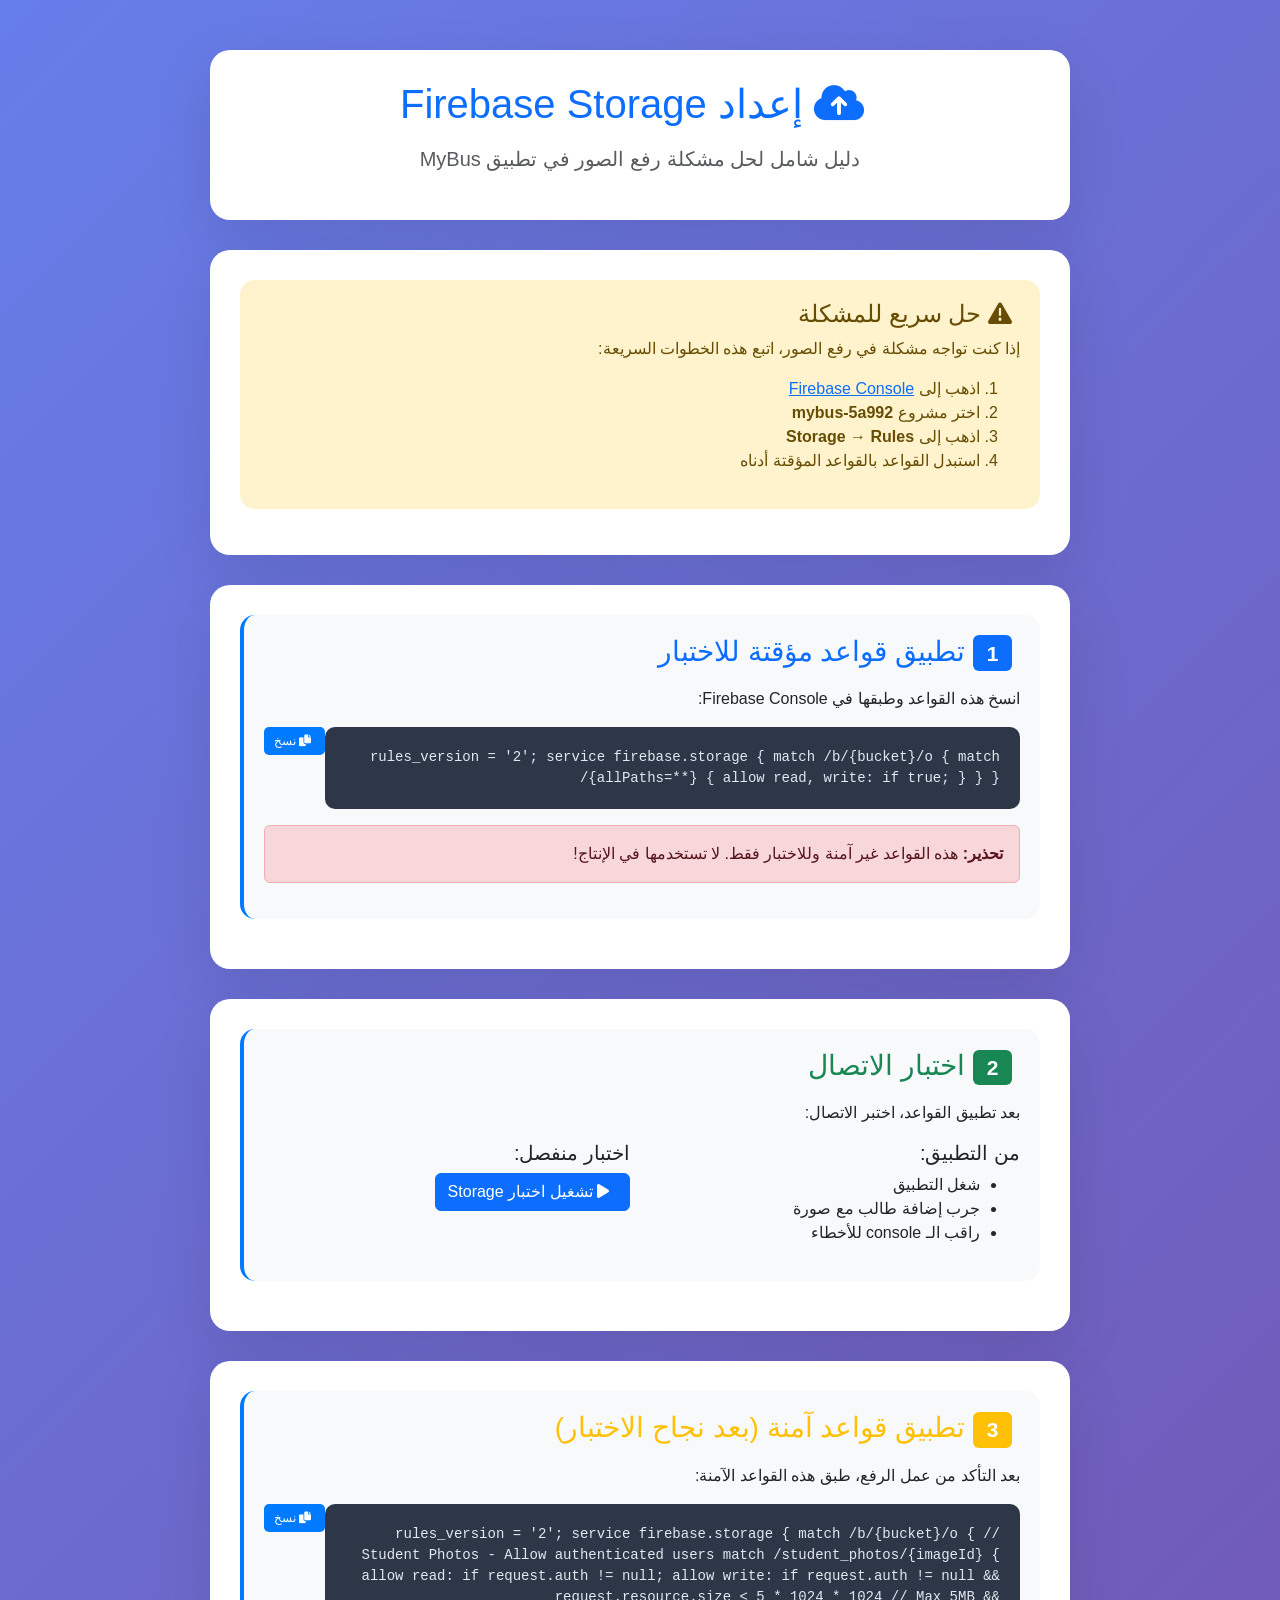
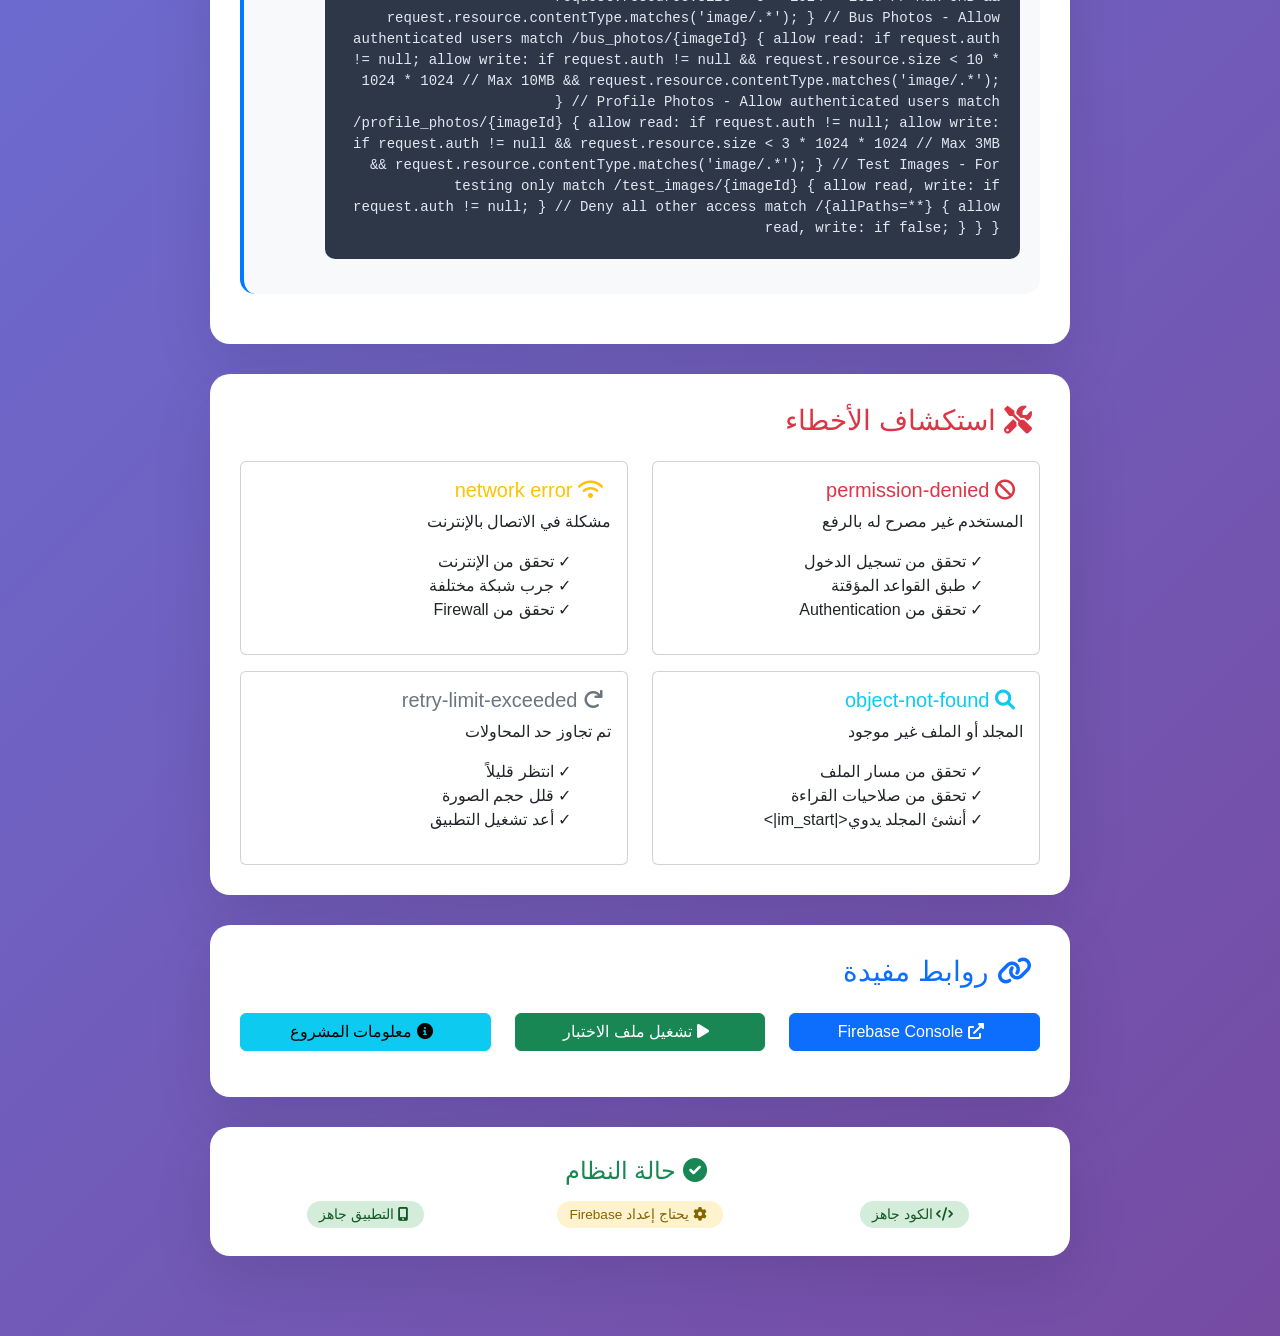
<file: setup_firebase_storage.html>
<!DOCTYPE html>
<html lang="ar" dir="rtl">
<head>
    <meta charset="UTF-8">
    <meta name="viewport" content="width=device-width, initial-scale=1.0">
    <title>إعداد Firebase Storage</title>
    <link href="https://cdn.jsdelivr.net/npm/bootstrap@5.3.0/dist/css/bootstrap.min.css" rel="stylesheet">
    <link href="https://cdnjs.cloudflare.com/ajax/libs/font-awesome/6.0.0/css/all.min.css" rel="stylesheet">
    <style>
        body {
            background: linear-gradient(135deg, #667eea 0%, #764ba2 100%);
            min-height: 100vh;
            font-family: 'Segoe UI', Tahoma, Geneva, Verdana, sans-serif;
        }
        
        .setup-container {
            max-width: 900px;
            margin: 30px auto;
            padding: 20px;
        }
        
        .setup-card {
            background: white;
            border-radius: 20px;
            padding: 30px;
            box-shadow: 0 20px 60px rgba(0, 0, 0, 0.1);
            margin-bottom: 30px;
        }
        
        .step-card {
            background: #f8f9fa;
            border-radius: 15px;
            padding: 20px;
            margin-bottom: 20px;
            border-left: 4px solid #007bff;
        }
        
        .code-block {
            background: #2d3748;
            color: #e2e8f0;
            padding: 20px;
            border-radius: 10px;
            font-family: 'Courier New', monospace;
            font-size: 14px;
            overflow-x: auto;
            margin: 15px 0;
        }
        
        .btn-copy {
            background: #007bff;
            border: none;
            color: white;
            padding: 5px 10px;
            border-radius: 5px;
            font-size: 12px;
            cursor: pointer;
            float: left;
            margin-bottom: 10px;
        }
        
        .btn-copy:hover {
            background: #0056b3;
        }
        
        .status-badge {
            padding: 6px 12px;
            border-radius: 20px;
            font-size: 0.85rem;
            font-weight: 500;
        }
        
        .status-success {
            background-color: #d4edda;
            color: #155724;
        }
        
        .status-warning {
            background-color: #fff3cd;
            color: #856404;
        }
        
        .status-danger {
            background-color: #f8d7da;
            color: #721c24;
        }
        
        .alert-custom {
            border-radius: 15px;
            border: none;
            padding: 20px;
        }
    </style>
</head>
<body>
    <div class="setup-container">
        <!-- Header -->
        <div class="setup-card">
            <div class="text-center">
                <h1 class="text-primary mb-3">
                    <i class="fas fa-cloud-upload-alt me-3"></i>
                    إعداد Firebase Storage
                </h1>
                <p class="lead text-muted">
                    دليل شامل لحل مشكلة رفع الصور في تطبيق MyBus
                </p>
            </div>
        </div>

        <!-- Quick Fix -->
        <div class="setup-card">
            <div class="alert alert-warning alert-custom">
                <h4 class="alert-heading">
                    <i class="fas fa-exclamation-triangle me-2"></i>
                    حل سريع للمشكلة
                </h4>
                <p>إذا كنت تواجه مشكلة في رفع الصور، اتبع هذه الخطوات السريعة:</p>
                <ol>
                    <li>اذهب إلى <a href="https://console.firebase.google.com/" target="_blank">Firebase Console</a></li>
                    <li>اختر مشروع <strong>mybus-5a992</strong></li>
                    <li>اذهب إلى <strong>Storage</strong> → <strong>Rules</strong></li>
                    <li>استبدل القواعد بالقواعد المؤقتة أدناه</li>
                </ol>
            </div>
        </div>

        <!-- Step 1: Temporary Rules -->
        <div class="setup-card">
            <div class="step-card">
                <h3 class="text-primary mb-3">
                    <span class="badge bg-primary me-2">1</span>
                    تطبيق قواعد مؤقتة للاختبار
                </h3>
                
                <p>انسخ هذه القواعد وطبقها في Firebase Console:</p>
                
                <button class="btn-copy" onclick="copyToClipboard('tempRules')">
                    <i class="fas fa-copy me-1"></i> نسخ
                </button>
                
                <div class="code-block" id="tempRules">rules_version = '2';

service firebase.storage {
  match /b/{bucket}/o {
    match /{allPaths=**} {
      allow read, write: if true;
    }
  }
}</div>

                <div class="alert alert-danger mt-3">
                    <strong>تحذير:</strong> هذه القواعد غير آمنة وللاختبار فقط. لا تستخدمها في الإنتاج!
                </div>
            </div>
        </div>

        <!-- Step 2: Test Connection -->
        <div class="setup-card">
            <div class="step-card">
                <h3 class="text-success mb-3">
                    <span class="badge bg-success me-2">2</span>
                    اختبار الاتصال
                </h3>
                
                <p>بعد تطبيق القواعد، اختبر الاتصال:</p>
                
                <div class="row">
                    <div class="col-md-6">
                        <h5>من التطبيق:</h5>
                        <ul>
                            <li>شغل التطبيق</li>
                            <li>جرب إضافة طالب مع صورة</li>
                            <li>راقب الـ console للأخطاء</li>
                        </ul>
                    </div>
                    <div class="col-md-6">
                        <h5>اختبار منفصل:</h5>
                        <button class="btn btn-primary" onclick="runStorageTest()">
                            <i class="fas fa-play me-2"></i>
                            تشغيل اختبار Storage
                        </button>
                    </div>
                </div>
            </div>
        </div>

        <!-- Step 3: Secure Rules -->
        <div class="setup-card">
            <div class="step-card">
                <h3 class="text-warning mb-3">
                    <span class="badge bg-warning me-2">3</span>
                    تطبيق قواعد آمنة (بعد نجاح الاختبار)
                </h3>
                
                <p>بعد التأكد من عمل الرفع، طبق هذه القواعد الآمنة:</p>
                
                <button class="btn-copy" onclick="copyToClipboard('secureRules')">
                    <i class="fas fa-copy me-1"></i> نسخ
                </button>
                
                <div class="code-block" id="secureRules">rules_version = '2';

service firebase.storage {
  match /b/{bucket}/o {
    
    // Student Photos - Allow authenticated users
    match /student_photos/{imageId} {
      allow read: if request.auth != null;
      allow write: if request.auth != null
                   && request.resource.size < 5 * 1024 * 1024  // Max 5MB
                   && request.resource.contentType.matches('image/.*');
    }
    
    // Bus Photos - Allow authenticated users
    match /bus_photos/{imageId} {
      allow read: if request.auth != null;
      allow write: if request.auth != null
                   && request.resource.size < 10 * 1024 * 1024  // Max 10MB
                   && request.resource.contentType.matches('image/.*');
    }
    
    // Profile Photos - Allow authenticated users
    match /profile_photos/{imageId} {
      allow read: if request.auth != null;
      allow write: if request.auth != null
                   && request.resource.size < 3 * 1024 * 1024  // Max 3MB
                   && request.resource.contentType.matches('image/.*');
    }
    
    // Test Images - For testing only
    match /test_images/{imageId} {
      allow read, write: if request.auth != null;
    }
    
    // Deny all other access
    match /{allPaths=**} {
      allow read, write: if false;
    }
  }
}</div>
            </div>
        </div>

        <!-- Troubleshooting -->
        <div class="setup-card">
            <h3 class="text-danger mb-4">
                <i class="fas fa-tools me-2"></i>
                استكشاف الأخطاء
            </h3>
            
            <div class="row">
                <div class="col-md-6">
                    <div class="card h-100">
                        <div class="card-body">
                            <h5 class="card-title text-danger">
                                <i class="fas fa-ban me-2"></i>
                                permission-denied
                            </h5>
                            <p class="card-text">المستخدم غير مصرح له بالرفع</p>
                            <ul class="list-unstyled">
                                <li>✓ تحقق من تسجيل الدخول</li>
                                <li>✓ طبق القواعد المؤقتة</li>
                                <li>✓ تحقق من Authentication</li>
                            </ul>
                        </div>
                    </div>
                </div>
                
                <div class="col-md-6">
                    <div class="card h-100">
                        <div class="card-body">
                            <h5 class="card-title text-warning">
                                <i class="fas fa-wifi me-2"></i>
                                network error
                            </h5>
                            <p class="card-text">مشكلة في الاتصال بالإنترنت</p>
                            <ul class="list-unstyled">
                                <li>✓ تحقق من الإنترنت</li>
                                <li>✓ جرب شبكة مختلفة</li>
                                <li>✓ تحقق من Firewall</li>
                            </ul>
                        </div>
                    </div>
                </div>
            </div>
            
            <div class="row mt-3">
                <div class="col-md-6">
                    <div class="card h-100">
                        <div class="card-body">
                            <h5 class="card-title text-info">
                                <i class="fas fa-search me-2"></i>
                                object-not-found
                            </h5>
                            <p class="card-text">المجلد أو الملف غير موجود</p>
                            <ul class="list-unstyled">
                                <li>✓ تحقق من مسار الملف</li>
                                <li>✓ تحقق من صلاحيات القراءة</li>
                                <li>✓ أنشئ المجلد يدوي<|im_start|></li>
                            </ul>
                        </div>
                    </div>
                </div>
                
                <div class="col-md-6">
                    <div class="card h-100">
                        <div class="card-body">
                            <h5 class="card-title text-secondary">
                                <i class="fas fa-redo me-2"></i>
                                retry-limit-exceeded
                            </h5>
                            <p class="card-text">تم تجاوز حد المحاولات</p>
                            <ul class="list-unstyled">
                                <li>✓ انتظر قليلاً</li>
                                <li>✓ قلل حجم الصورة</li>
                                <li>✓ أعد تشغيل التطبيق</li>
                            </ul>
                        </div>
                    </div>
                </div>
            </div>
        </div>

        <!-- Quick Links -->
        <div class="setup-card">
            <h3 class="text-primary mb-4">
                <i class="fas fa-link me-2"></i>
                روابط مفيدة
            </h3>
            
            <div class="row">
                <div class="col-md-4 mb-3">
                    <a href="https://console.firebase.google.com/project/mybus-5a992/storage" 
                       target="_blank" class="btn btn-primary w-100">
                        <i class="fas fa-external-link-alt me-2"></i>
                        Firebase Console
                    </a>
                </div>
                
                <div class="col-md-4 mb-3">
                    <button class="btn btn-success w-100" onclick="openTestFile()">
                        <i class="fas fa-play me-2"></i>
                        تشغيل ملف الاختبار
                    </button>
                </div>
                
                <div class="col-md-4 mb-3">
                    <button class="btn btn-info w-100" onclick="showProjectInfo()">
                        <i class="fas fa-info-circle me-2"></i>
                        معلومات المشروع
                    </button>
                </div>
            </div>
        </div>

        <!-- Status -->
        <div class="setup-card">
            <div class="text-center">
                <h4 class="text-success mb-3">
                    <i class="fas fa-check-circle me-2"></i>
                    حالة النظام
                </h4>
                
                <div class="row">
                    <div class="col-md-4">
                        <span class="status-badge status-success">
                            <i class="fas fa-code me-1"></i>
                            الكود جاهز
                        </span>
                    </div>
                    <div class="col-md-4">
                        <span class="status-badge status-warning">
                            <i class="fas fa-cog me-1"></i>
                            يحتاج إعداد Firebase
                        </span>
                    </div>
                    <div class="col-md-4">
                        <span class="status-badge status-success">
                            <i class="fas fa-mobile-alt me-1"></i>
                            التطبيق جاهز
                        </span>
                    </div>
                </div>
            </div>
        </div>
    </div>

    <script src="https://cdn.jsdelivr.net/npm/bootstrap@5.3.0/dist/js/bootstrap.bundle.min.js"></script>
    <script>
        function copyToClipboard(elementId) {
            const element = document.getElementById(elementId);
            const text = element.textContent;
            
            navigator.clipboard.writeText(text).then(() => {
                // Show success message
                const btn = event.target.closest('.btn-copy');
                const originalText = btn.innerHTML;
                btn.innerHTML = '<i class="fas fa-check me-1"></i> تم النسخ!';
                btn.style.background = '#28a745';
                
                setTimeout(() => {
                    btn.innerHTML = originalText;
                    btn.style.background = '#007bff';
                }, 2000);
            }).catch(err => {
                alert('فشل في النسخ: ' + err);
            });
        }
        
        function runStorageTest() {
            alert('لتشغيل اختبار Storage:\n\n1. افتح Terminal\n2. شغل: flutter run lib/test_firebase_storage.dart\n3. اختبر الاتصال والرفع');
        }
        
        function openTestFile() {
            alert('لفتح ملف الاختبار:\n\n1. افتح VS Code\n2. اذهب إلى lib/test_firebase_storage.dart\n3. شغل الملف بـ F5 أو flutter run');
        }
        
        function showProjectInfo() {
            const info = `معلومات مشروع Firebase:

Project ID: mybus-5a992
Storage Bucket: mybus-5a992.firebasestorage.app
Region: us-central1 (default)

URLs مهمة:
- Console: https://console.firebase.google.com/project/mybus-5a992
- Storage: https://console.firebase.google.com/project/mybus-5a992/storage
- Rules: https://console.firebase.google.com/project/mybus-5a992/storage/rules`;
            
            alert(info);
        }
        
        // Auto-scroll to top on load
        window.addEventListener('load', () => {
            window.scrollTo(0, 0);
        });
    </script>
</body>
</html>
</file>
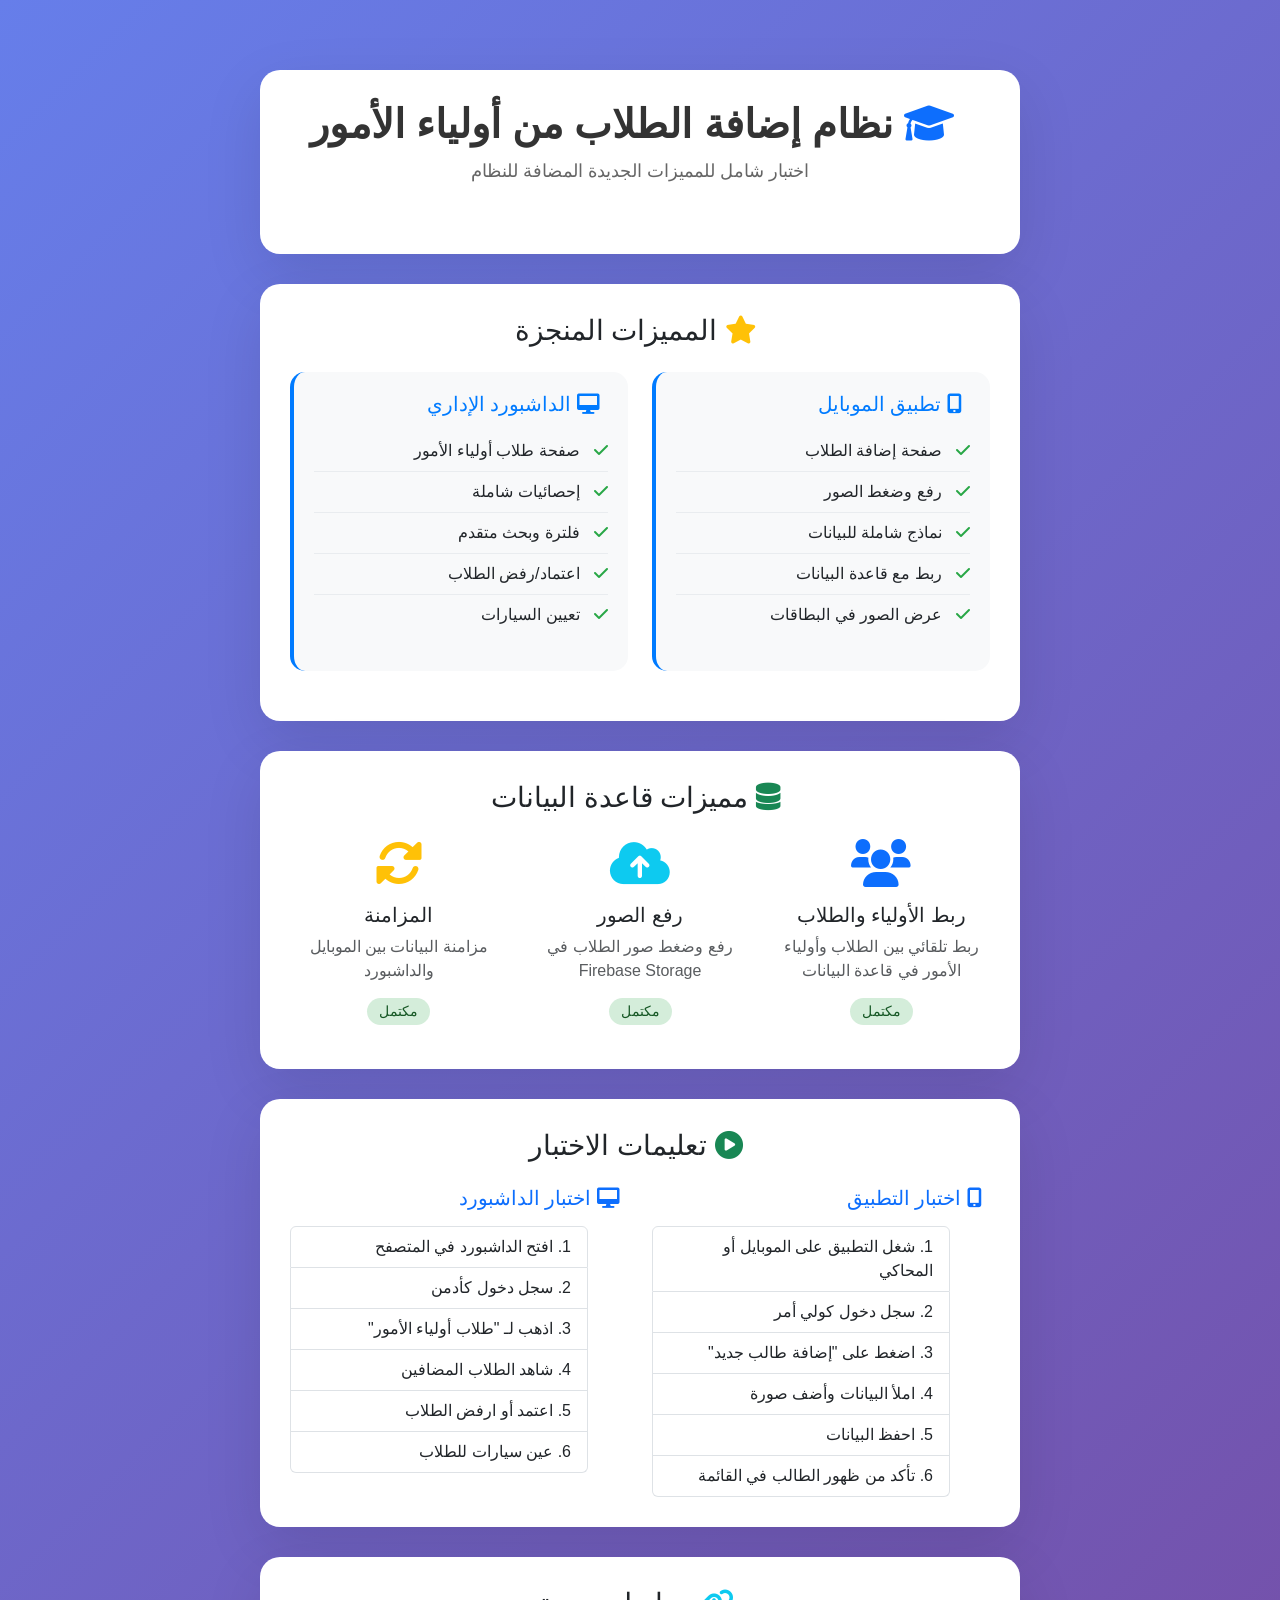
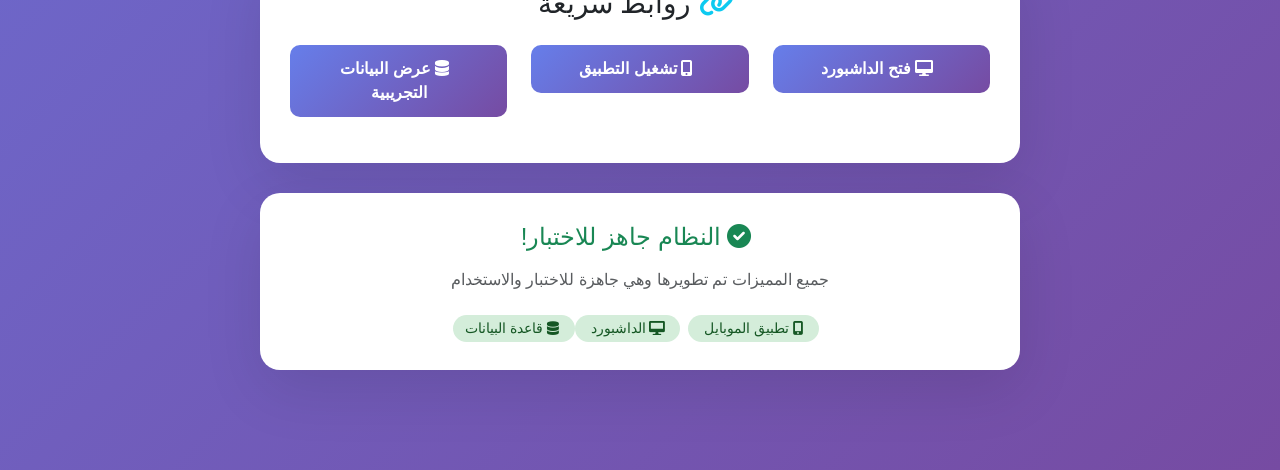
<file: test_parent_students.html>
<!DOCTYPE html>
<html lang="ar" dir="rtl">
<head>
    <meta charset="UTF-8">
    <meta name="viewport" content="width=device-width, initial-scale=1.0">
    <title>اختبار نظام إضافة الطلاب من أولياء الأمور</title>
    <link href="https://cdn.jsdelivr.net/npm/bootstrap@5.3.0/dist/css/bootstrap.min.css" rel="stylesheet">
    <link href="https://cdnjs.cloudflare.com/ajax/libs/font-awesome/6.0.0/css/all.min.css" rel="stylesheet">
    <style>
        body {
            background: linear-gradient(135deg, #667eea 0%, #764ba2 100%);
            min-height: 100vh;
            font-family: 'Segoe UI', Tahoma, Geneva, Verdana, sans-serif;
        }
        
        .test-container {
            max-width: 800px;
            margin: 50px auto;
            padding: 20px;
        }
        
        .test-card {
            background: white;
            border-radius: 20px;
            padding: 30px;
            box-shadow: 0 20px 60px rgba(0, 0, 0, 0.1);
            margin-bottom: 30px;
        }
        
        .test-header {
            text-align: center;
            margin-bottom: 40px;
        }
        
        .test-header h1 {
            color: #333;
            font-weight: bold;
            margin-bottom: 10px;
        }
        
        .test-header p {
            color: #666;
            font-size: 1.1rem;
        }
        
        .feature-card {
            background: #f8f9fa;
            border-radius: 15px;
            padding: 20px;
            margin-bottom: 20px;
            border-left: 4px solid #007bff;
        }
        
        .feature-card h5 {
            color: #007bff;
            margin-bottom: 15px;
        }
        
        .feature-list {
            list-style: none;
            padding: 0;
        }
        
        .feature-list li {
            padding: 8px 0;
            border-bottom: 1px solid #e9ecef;
        }
        
        .feature-list li:last-child {
            border-bottom: none;
        }
        
        .feature-list li i {
            color: #28a745;
            margin-left: 10px;
        }
        
        .btn-test {
            background: linear-gradient(135deg, #667eea 0%, #764ba2 100%);
            border: none;
            border-radius: 10px;
            padding: 12px 30px;
            color: white;
            font-weight: 600;
            transition: all 0.3s ease;
        }
        
        .btn-test:hover {
            transform: translateY(-2px);
            box-shadow: 0 10px 30px rgba(0, 0, 0, 0.2);
            color: white;
        }
        
        .status-badge {
            padding: 6px 12px;
            border-radius: 20px;
            font-size: 0.85rem;
            font-weight: 500;
        }
        
        .status-success {
            background-color: #d4edda;
            color: #155724;
        }
        
        .status-warning {
            background-color: #fff3cd;
            color: #856404;
        }
        
        .status-info {
            background-color: #d1ecf1;
            color: #0c5460;
        }
    </style>
</head>
<body>
    <div class="test-container">
        <!-- Header -->
        <div class="test-card">
            <div class="test-header">
                <h1>
                    <i class="fas fa-graduation-cap text-primary me-3"></i>
                    نظام إضافة الطلاب من أولياء الأمور
                </h1>
                <p>اختبار شامل للمميزات الجديدة المضافة للنظام</p>
            </div>
        </div>

        <!-- Features Overview -->
        <div class="test-card">
            <h3 class="text-center mb-4">
                <i class="fas fa-star text-warning me-2"></i>
                المميزات المنجزة
            </h3>
            
            <div class="row">
                <div class="col-md-6">
                    <div class="feature-card">
                        <h5>
                            <i class="fas fa-mobile-alt me-2"></i>
                            تطبيق الموبايل
                        </h5>
                        <ul class="feature-list">
                            <li><i class="fas fa-check"></i> صفحة إضافة الطلاب</li>
                            <li><i class="fas fa-check"></i> رفع وضغط الصور</li>
                            <li><i class="fas fa-check"></i> نماذج شاملة للبيانات</li>
                            <li><i class="fas fa-check"></i> ربط مع قاعدة البيانات</li>
                            <li><i class="fas fa-check"></i> عرض الصور في البطاقات</li>
                        </ul>
                    </div>
                </div>
                
                <div class="col-md-6">
                    <div class="feature-card">
                        <h5>
                            <i class="fas fa-desktop me-2"></i>
                            الداشبورد الإداري
                        </h5>
                        <ul class="feature-list">
                            <li><i class="fas fa-check"></i> صفحة طلاب أولياء الأمور</li>
                            <li><i class="fas fa-check"></i> إحصائيات شاملة</li>
                            <li><i class="fas fa-check"></i> فلترة وبحث متقدم</li>
                            <li><i class="fas fa-check"></i> اعتماد/رفض الطلاب</li>
                            <li><i class="fas fa-check"></i> تعيين السيارات</li>
                        </ul>
                    </div>
                </div>
            </div>
        </div>

        <!-- Database Features -->
        <div class="test-card">
            <h3 class="text-center mb-4">
                <i class="fas fa-database text-success me-2"></i>
                مميزات قاعدة البيانات
            </h3>
            
            <div class="row">
                <div class="col-md-4">
                    <div class="text-center mb-3">
                        <i class="fas fa-users fa-3x text-primary mb-3"></i>
                        <h5>ربط الأولياء والطلاب</h5>
                        <p class="text-muted">ربط تلقائي بين الطلاب وأولياء الأمور في قاعدة البيانات</p>
                        <span class="status-badge status-success">مكتمل</span>
                    </div>
                </div>
                
                <div class="col-md-4">
                    <div class="text-center mb-3">
                        <i class="fas fa-cloud-upload-alt fa-3x text-info mb-3"></i>
                        <h5>رفع الصور</h5>
                        <p class="text-muted">رفع وضغط صور الطلاب في Firebase Storage</p>
                        <span class="status-badge status-success">مكتمل</span>
                    </div>
                </div>
                
                <div class="col-md-4">
                    <div class="text-center mb-3">
                        <i class="fas fa-sync-alt fa-3x text-warning mb-3"></i>
                        <h5>المزامنة</h5>
                        <p class="text-muted">مزامنة البيانات بين الموبايل والداشبورد</p>
                        <span class="status-badge status-success">مكتمل</span>
                    </div>
                </div>
            </div>
        </div>

        <!-- Test Instructions -->
        <div class="test-card">
            <h3 class="text-center mb-4">
                <i class="fas fa-play-circle text-success me-2"></i>
                تعليمات الاختبار
            </h3>
            
            <div class="row">
                <div class="col-md-6">
                    <h5 class="text-primary mb-3">
                        <i class="fas fa-mobile-alt me-2"></i>
                        اختبار التطبيق
                    </h5>
                    <ol class="list-group list-group-numbered">
                        <li class="list-group-item">شغل التطبيق على الموبايل أو المحاكي</li>
                        <li class="list-group-item">سجل دخول كولي أمر</li>
                        <li class="list-group-item">اضغط على "إضافة طالب جديد"</li>
                        <li class="list-group-item">املأ البيانات وأضف صورة</li>
                        <li class="list-group-item">احفظ البيانات</li>
                        <li class="list-group-item">تأكد من ظهور الطالب في القائمة</li>
                    </ol>
                </div>
                
                <div class="col-md-6">
                    <h5 class="text-primary mb-3">
                        <i class="fas fa-desktop me-2"></i>
                        اختبار الداشبورد
                    </h5>
                    <ol class="list-group list-group-numbered">
                        <li class="list-group-item">افتح الداشبورد في المتصفح</li>
                        <li class="list-group-item">سجل دخول كأدمن</li>
                        <li class="list-group-item">اذهب لـ "طلاب أولياء الأمور"</li>
                        <li class="list-group-item">شاهد الطلاب المضافين</li>
                        <li class="list-group-item">اعتمد أو ارفض الطلاب</li>
                        <li class="list-group-item">عين سيارات للطلاب</li>
                    </ol>
                </div>
            </div>
        </div>

        <!-- Quick Links -->
        <div class="test-card">
            <h3 class="text-center mb-4">
                <i class="fas fa-link text-info me-2"></i>
                روابط سريعة
            </h3>
            
            <div class="row text-center">
                <div class="col-md-4 mb-3">
                    <a href="web_admin/index.html" class="btn btn-test w-100">
                        <i class="fas fa-desktop me-2"></i>
                        فتح الداشبورد
                    </a>
                </div>
                
                <div class="col-md-4 mb-3">
                    <button class="btn btn-test w-100" onclick="runFlutterApp()">
                        <i class="fas fa-mobile-alt me-2"></i>
                        تشغيل التطبيق
                    </button>
                </div>
                
                <div class="col-md-4 mb-3">
                    <button class="btn btn-test w-100" onclick="showTestData()">
                        <i class="fas fa-database me-2"></i>
                        عرض البيانات التجريبية
                    </button>
                </div>
            </div>
        </div>

        <!-- Status -->
        <div class="test-card">
            <div class="text-center">
                <h4 class="text-success mb-3">
                    <i class="fas fa-check-circle me-2"></i>
                    النظام جاهز للاختبار!
                </h4>
                <p class="text-muted">
                    جميع المميزات تم تطويرها وهي جاهزة للاختبار والاستخدام
                </p>
                <div class="mt-4">
                    <span class="status-badge status-success me-2">
                        <i class="fas fa-mobile-alt me-1"></i>
                        تطبيق الموبايل
                    </span>
                    <span class="status-badge status-success me-2">
                        <i class="fas fa-desktop me-1"></i>
                        الداشبورد
                    </span>
                    <span class="status-badge status-success">
                        <i class="fas fa-database me-1"></i>
                        قاعدة البيانات
                    </span>
                </div>
            </div>
        </div>
    </div>

    <script src="https://cdn.jsdelivr.net/npm/bootstrap@5.3.0/dist/js/bootstrap.bundle.min.js"></script>
    <script>
        function runFlutterApp() {
            alert('لتشغيل التطبيق:\n\n1. افتح Terminal في مجلد المشروع\n2. شغل الأمر: flutter run\n3. اختر الجهاز المطلوب\n4. انتظر حتى يتم تشغيل التطبيق');
        }
        
        function showTestData() {
            const testData = {
                students: [
                    {
                        name: 'أحمد محمد',
                        grade: 'الصف الثالث',
                        school: 'مدرسة النور',
                        parent: 'محمد أحمد',
                        phone: '0501234567',
                        status: 'pending'
                    },
                    {
                        name: 'فاطمة علي',
                        grade: 'الصف الخامس',
                        school: 'مدرسة الأمل',
                        parent: 'علي حسن',
                        phone: '0507654321',
                        status: 'approved'
                    }
                ]
            };
            
            alert('بيانات تجريبية:\n\n' + JSON.stringify(testData, null, 2));
        }
    </script>
</body>
</html>
</file>
